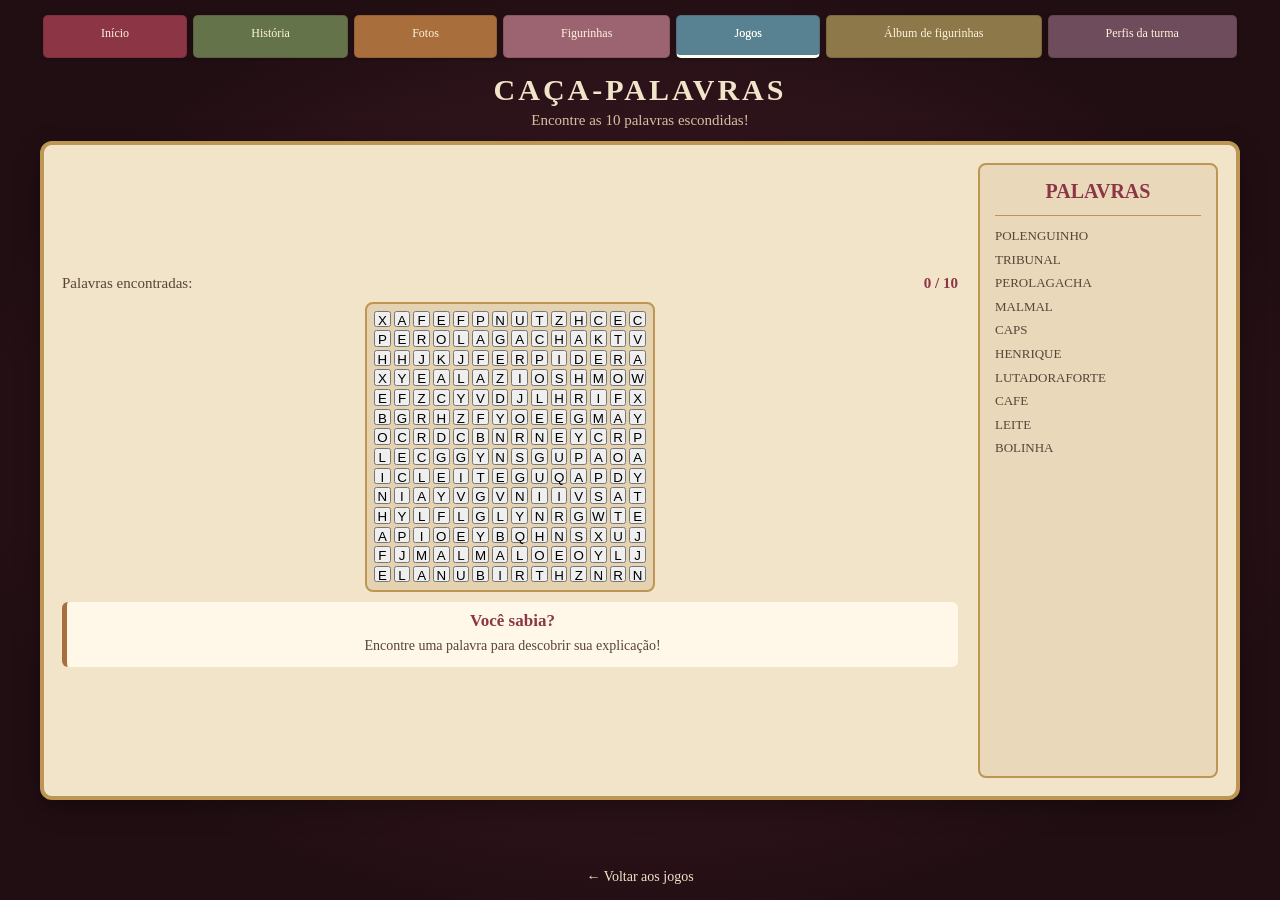
<file: CacaPalavras.html>
<!DOCTYPE html>
<html lang="pt-BR">

<head>
    <meta charset="UTF-8">
    <meta name="viewport" content="width=device-width, initial-scale=1.0">
    <title>Caça-palavras | Nosso Diário 3DS</title>
    <link rel="stylesheet" href="CacaPalavras.css">
    <script src="CacaPalavras.js" defer></script>
</head>

<body>

    <main class="pagina-caca-palavras">

        <nav class="postits">
            <a class="postit inicio" href="Diario.html">Início</a>
            <a class="postit historia" href="Historia.html">História</a>
            <a class="postit fotos" href="Fotos.html">Fotos</a>
            <a class="postit figurinhas" href="Figurinhas.html">Figurinhas</a>
            <a class="postit jogos ativo" href="jogo.html">Jogos</a>
            <a class="postit album" href="#">Álbum de figurinhas</a>
            <a class="postit perfis" href="#">Perfis da turma</a>
        </nav>

        <header class="cabecalho-caca">
            <h1>CAÇA-PALAVRAS</h1>
            <p>Encontre as 10 palavras escondidas!</p>
        </header>

        <section class="conteudo-caca">

            <div class="area-jogo">

                <div class="informacoes-jogo">
                    <span>Palavras encontradas:</span>
                    <strong id="contador">0 / 10</strong>
                </div>

                <div id="quadroLetras" class="quadro-letras">
                    <!-- As letras serão criadas pelo JavaScript -->
                </div>

                <div id="explicacao" class="explicacao">
                    <h2>Você sabia?</h2>
                    <p>Encontre uma palavra para descobrir sua explicação!</p>
                </div>

            </div>

            <aside class="lista-palavras">
                <h2>PALAVRAS</h2>
                <ul id="listaPalavras">
                    <!-- A lista será criada pelo JavaScript -->
                </ul>
            </aside>

        </section>

        <div class="final-jogo">
            <p id="mensagemFinal"></p>
            <button id="proximaRodada" hidden>
                PRÓXIMA RODADA
            </button>
        </div>

        <a href="jogo.html" class="botao-voltar">← Voltar aos jogos</a>

    </main>

</body>

</html>
</file>
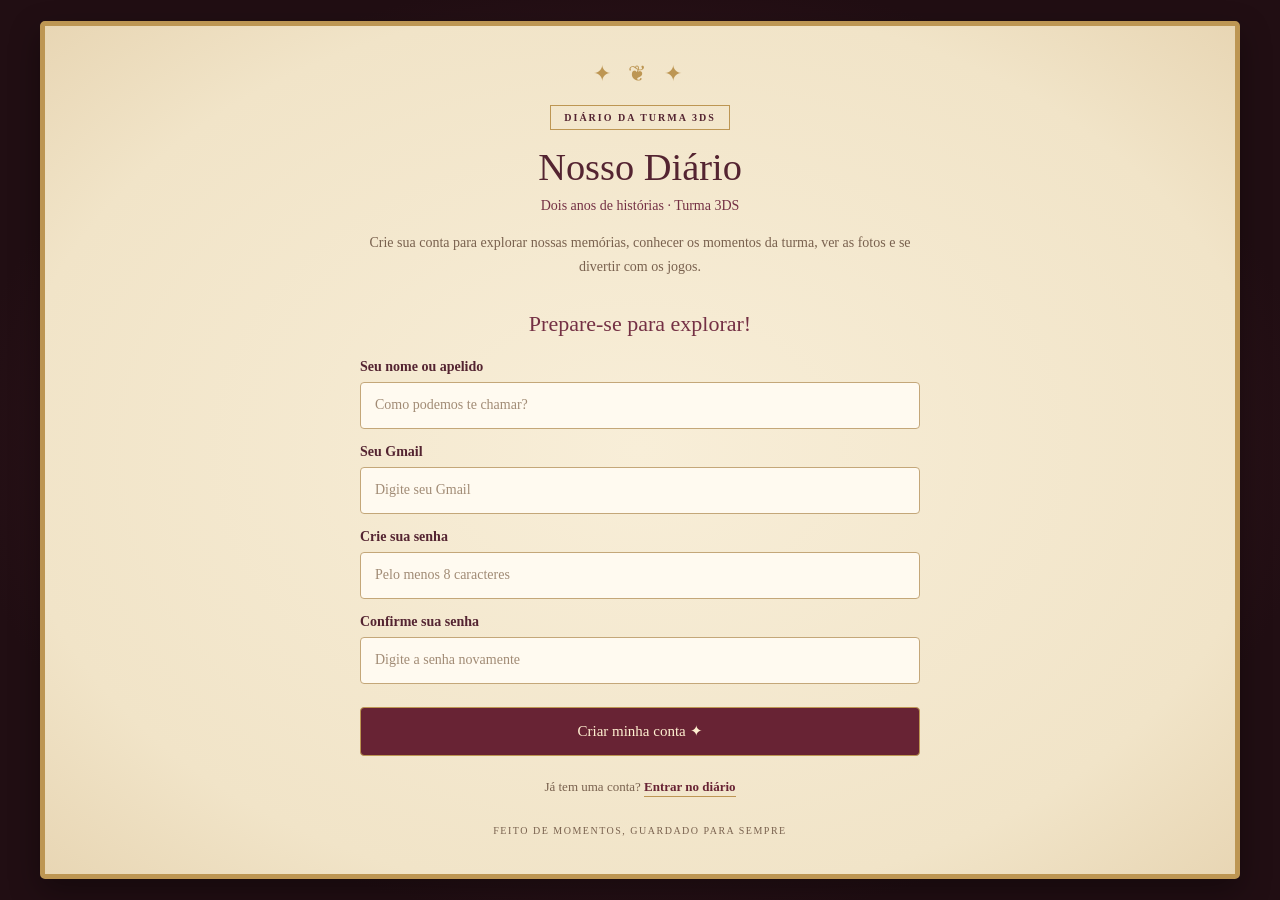
<file: Cadastro.html>
<!DOCTYPE html>
<html lang="pt-BR">

<head>
    <meta charset="UTF-8">
    <meta name="viewport" content="width=device-width, initial-scale=1.0">

    <title>Criar Conta | Nosso Diário 3DS</title>

    <link rel="stylesheet" href="Cadastro.css">
    <script src="Cadastro.js" defer></script>
</head>

<body>

    <main class="pagina-diario">

        <div class="ornamento">✦ ❦ ✦</div>

        <header class="cabecalho">

            <span class="etiqueta">DIÁRIO DA TURMA 3DS</span>

            <h1>Nosso Diário</h1>

            <p class="frase">
                Dois anos de histórias · Turma 3DS
            </p>

            <p class="introducao">
                Crie sua conta para explorar nossas memórias,
                conhecer os momentos da turma, ver as fotos
                e se divertir com os jogos.
            </p>

        </header>

        <section class="formulario-area">

            <h2>Prepare-se para explorar!</h2>

            <form id="formCadastro">

                <div class="campo">
                    <label for="nome">Seu nome ou apelido</label>

                    <input
                        type="text"
                        id="nome"
                        name="nome"
                        placeholder="Como podemos te chamar?"
                        maxlength="60"
                        autocomplete="name"
                        required
                    >
                </div>

                <div class="campo">
                    <label for="email">Seu Gmail</label>

                    <input
                        type="email"
                        id="email"
                        name="email"
                        placeholder="Digite seu Gmail"
                        autocomplete="email"
                        required
                    >
                </div>

                <div class="campo">
                    <label for="senha">Crie sua senha</label>

                    <input
                        type="password"
                        id="senha"
                        name="senha"
                        placeholder="Pelo menos 8 caracteres"
                        minlength="8"
                        autocomplete="new-password"
                        required
                    >
                </div>

                <div class="campo">
                    <label for="confirmarSenha">Confirme sua senha</label>

                    <input
                        type="password"
                        id="confirmarSenha"
                        name="confirmarSenha"
                        placeholder="Digite a senha novamente"
                        minlength="8"
                        autocomplete="new-password"
                        required
                    >
                </div>

                <button type="submit">
                    Criar minha conta ✦
                </button>

                <p
                    id="mensagemStatus"
                    role="status"
                    aria-live="polite"
                ></p>

            </form>

            <p class="voltar">
                Já tem uma conta?
                <a href="./Capa.html">Entrar no diário</a>
            </p>

        </section>

        <footer>
            FEITO DE MOMENTOS, GUARDADO PARA SEMPRE
        </footer>

    </main>

</body>
</html>
</file>
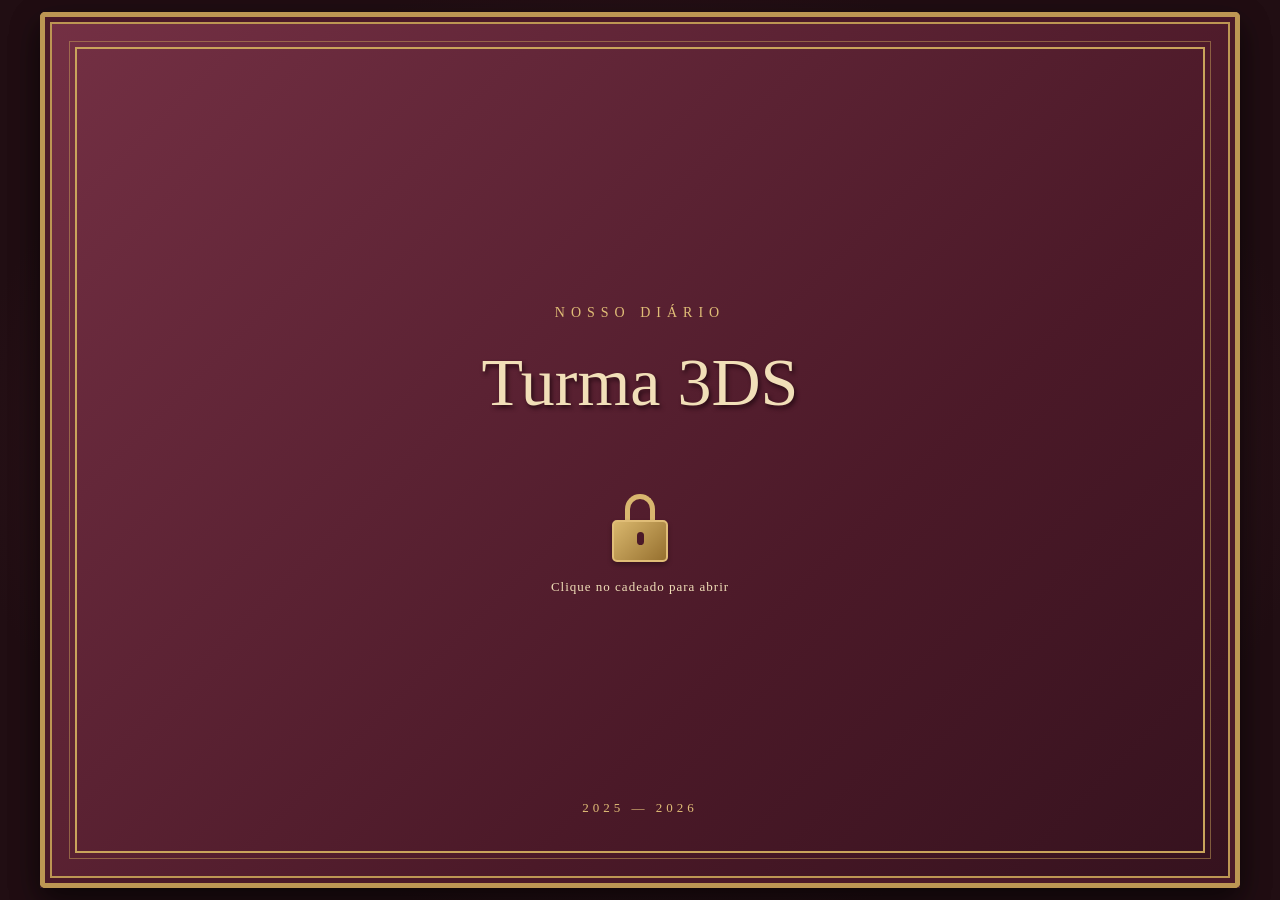
<file: Capa.html>
<!DOCTYPE html>
<html lang="pt-BR">

<head>
    <meta charset="UTF-8">
    <meta name="viewport" content="width=device-width, initial-scale=1.0">

    <title>Nosso Diário | Turma 3DS</title>

    <link rel="stylesheet" href="Capa.css">
    <script src="Capa.js" defer></script>
</head>

<body>

    <!-- PÁGINA INICIAL CARREGADA AO FUNDO -->
    <iframe
        id="paginaInicial"
        src="./Diario.html"
        title="Página inicial do Nosso Diário"
        aria-hidden="true"
        tabindex="-1">
    </iframe>

    <main class="livro">

        <!-- PÁGINA INTERNA -->
        <section class="pagina" id="paginaEntrada">

            <div class="conteudo-pagina">

                <h1>Bem-vindos ao nosso diário!</h1>

                <p class="descricao">
                    Dois anos de histórias, amizades,
                    desafios e lembranças especiais.
                </p>

                <!-- FORMULÁRIO -->
                <form id="formulario">

                    <div class="campo">
                        <label for="nome">Seu nome:</label>
                        <input
                            type="text"
                            id="nome"
                            name="nome"
                            placeholder="Digite seu nome"
                            autocomplete="name"
                            required
                        >
                    </div>

                    <div class="campo">
                        <label for="email">E-mail:</label>
                        <input
                            type="email"
                            id="email"
                            name="email"
                            placeholder="Digite seu e-mail"
                            autocomplete="email"
                            required
                        >
                    </div>

                    <div class="campo">
                        <label for="senha">Senha:</label>
                        <input
                            type="password"
                            id="senha"
                            name="senha"
                            placeholder="Digite sua senha"
                            autocomplete="current-password"
                            required
                        >
                    </div>

                    <button type="submit">
                        Entrar no diário
                    </button>

                    <p id="mensagem" role="status" aria-live="polite"></p>

                </form>

                <!-- CADASTRO -->
                <div class="opcao-cadastro">

                    <p>Ainda não tem uma conta?</p>

                    <a href="./Cadastro.html">
                        Criar minha conta ✦
                    </a>

                </div>

            </div>

        </section>

        <!-- CAPA DO DIÁRIO -->
        <section class="capa" id="capa">

            <div class="frente">

                <div class="moldura">

                    <p class="subtitulo">NOSSO DIÁRIO</p>

                    <h1>Turma 3DS</h1>

                    <p class="ano">2025 — 2026</p>

                    <!-- CADEADO -->
                    <div
                        class="cadeado"
                        id="cadeado"
                        role="button"
                        tabindex="0"
                        aria-label="Abrir diário"
                    >

                        <div class="arco"></div>

                        <div class="corpo">
                            <div class="fechadura"></div>
                        </div>

                    </div>

                    <p class="instrucao">
                        Clique no cadeado para abrir
                    </p>

                </div>

            </div>

        </section>

    </main>

</body>
</html>
</file>
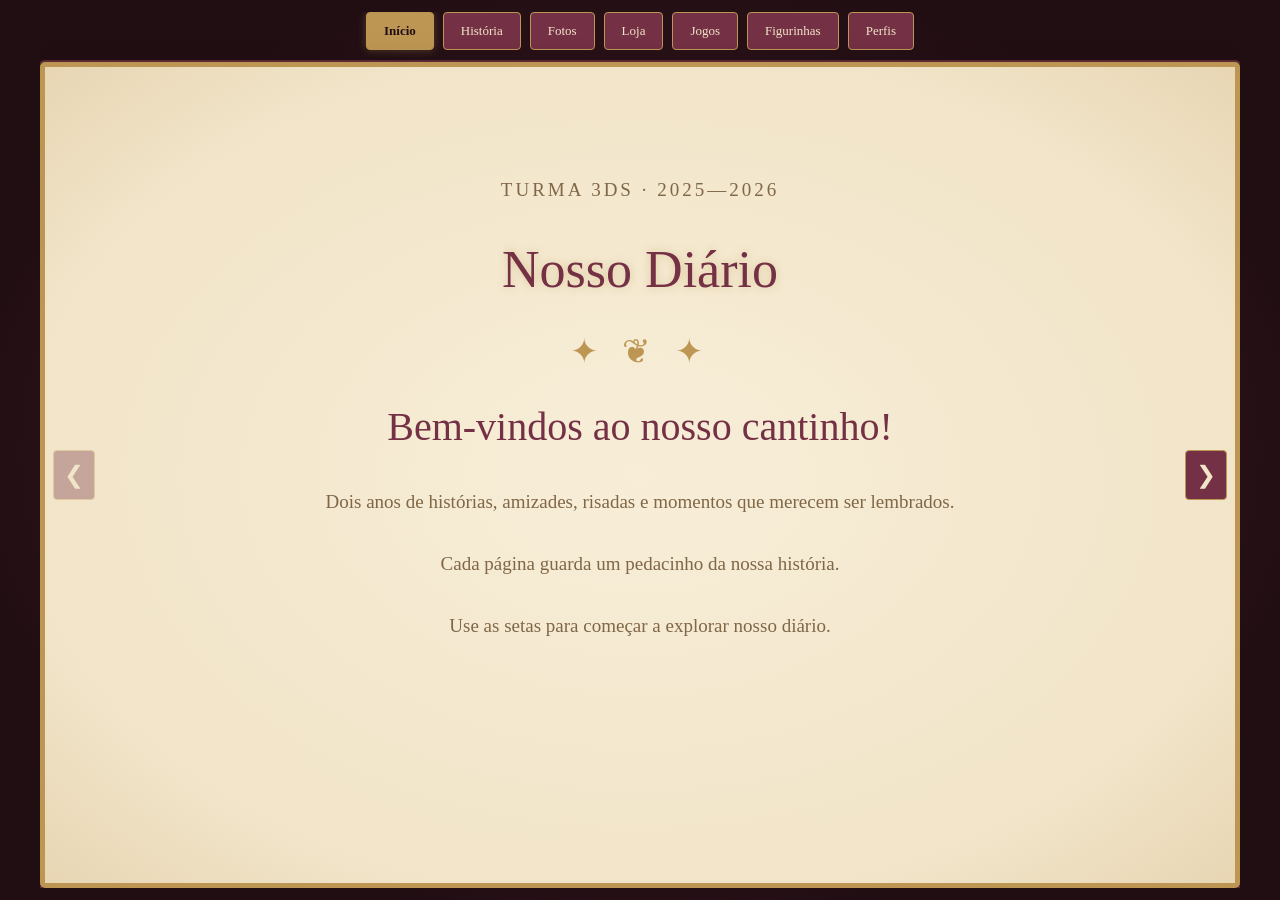
<file: Diario.html>
<!DOCTYPE html>
<html lang="pt-BR">

<head>
    <meta charset="UTF-8">
    <meta name="viewport" content="width=device-width, initial-scale=1.0">

    <title>Nosso Diário 3DS</title>

    <link rel="stylesheet" href="Diario.css">
    <script src="Diario.js" defer></script>
</head>

<body>

    <main class="diario">

        <!-- MENU SUPERIOR -->
        <nav class="postits" aria-label="Navegação principal">

            <a href="Diario.html" class="postit inicio ativo">
                Início
            </a>

            <a href="Historia.html" class="postit historia">
                História
            </a>

            <a href="Fotos.html" class="postit fotos">
                Fotos
            </a>

            <a href="Loja.html" class="postit figurinhas">
                Loja
            </a>

            <a href="jogo.html" class="postit jogos">
                Jogos
            </a>

            <a href="Album.html" class="postit album">
                Figurinhas
            </a>

            <a href="Perfis.html" class="postit perfis">
                Perfis
            </a>

        </nav>

        <!-- LIVRO -->
        <div class="livro">

            <!-- SETA ESQUERDA -->
            <button class="seta seta-esquerda" id="voltarPagina" type="button" aria-label="Página anterior" disabled>
                &#10094;
            </button>

            <!-- PÁGINA INICIAL -->
            <section class="folha ativa" data-indice="0">


                <div class="conteudo">

                    <p class="etiqueta">
                        TURMA 3DS · 2025—2026
                    </p>

                    <h1 class="titulo-brilhante">Nosso Diário</h1>

                    <div class="enfeite">
                        ✦ ❦ ✦
                    </div>

                    <h2>Bem-vindos ao nosso cantinho!</h2>

                    <p>
                        Dois anos de histórias, amizades, risadas
                        e momentos que merecem ser lembrados.
                    </p>

                    <p>
                        Cada página guarda um pedacinho da nossa história.
                    </p>

                    <p class="instrucao">
                        Use as setas para começar a explorar nosso diário.
                    </p>

                </div>


            </section>

            <!-- SETA DIREITA -->
            <button class="seta seta-direita" id="avancarPagina" type="button" aria-label="Próxima página">
                &#10095;
            </button>

        </div>

        <footer>
            FEITO DE MOMENTOS, GUARDADO PARA SEMPRE ✦
        </footer>

    </main>

</body>

</html>
</file>
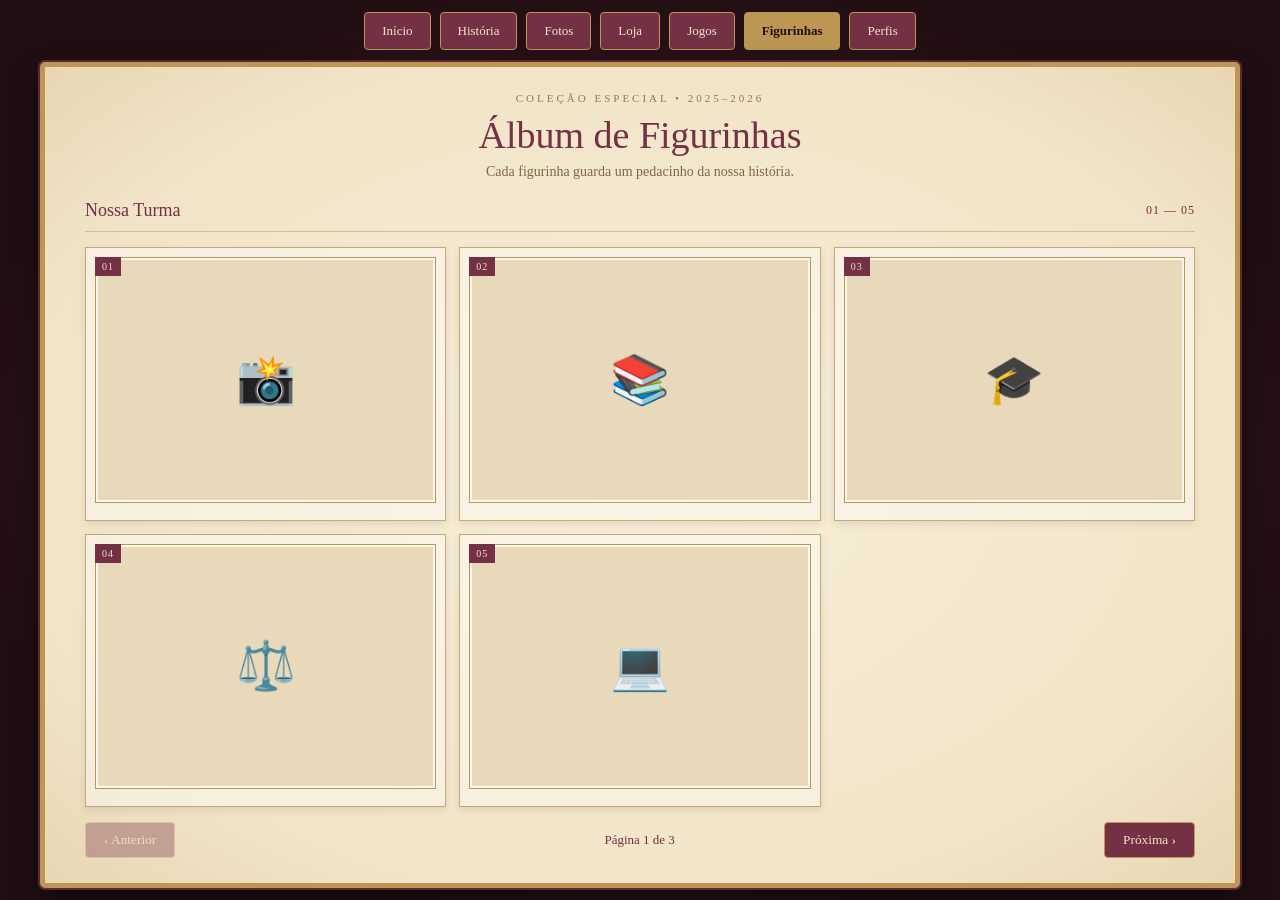
<file: Figurinhas.html>
<!DOCTYPE html>
<html lang="pt-BR">

<head>
    <meta charset="UTF-8">
    <meta name="viewport" content="width=device-width, initial-scale=1.0">

    <title>Figurinhas | Nosso Diário 3DS</title>

    <link rel="stylesheet" href="Figurinhas.css">
</head>

<body>

    <main class="livro-figurinhas">

        <!-- MENU SUPERIOR -->
        <nav class="menu-postits">
            <a href="Diario.html">Início</a>
            <a href="Historia.html">História</a>
            <a href="Fotos.html">Fotos</a>
            <a href="Loja.html">Loja</a>
            <a href="jogo.html">Jogos</a>
            <a href="Figurinhas.html" class="ativo">Figurinhas</a>
            <a href="Perfis.html">Perfis</a>
        </nav>

        <!-- ÁLBUM -->
        <section class="livro">

            <header class="cabecalho">
                <span class="etiqueta">COLEÇÃO ESPECIAL • 2025–2026</span>

                <h1>Álbum de Figurinhas</h1>

                <p>
                    Cada figurinha guarda um pedacinho da nossa história.
                </p>
            </header>

            <!-- PÁGINA 1 -->
            <section class="pagina-figurinhas ativa" data-pagina="0">

                <div class="identificacao-pagina">
                    <h2>Nossa Turma</h2>
                    <span>01 — 05</span>
                </div>

                <div class="grade-figurinhas">

                    <article class="figurinha">
                        <div class="arte-figurinha">📸</div>
                        <span class="numero">01</span>

                    </article>

                    <article class="figurinha">
                        <div class="arte-figurinha">📚</div>
                        <span class="numero">02</span>

                    </article>

                    <article class="figurinha">
                        <div class="arte-figurinha">🎓</div>
                        <span class="numero">03</span>

                    </article>

                    <article class="figurinha">
                        <div class="arte-figurinha">⚖️</div>
                        <span class="numero">04</span>

                    </article>

                    <article class="figurinha">
                        <div class="arte-figurinha">💻</div>
                        <span class="numero">05</span>

                    </article>

                </div>
            </section>

            <!-- PÁGINA 2 -->
            <section class="pagina-figurinhas" data-pagina="1">

                <div class="identificacao-pagina">
                    <h2>Pessoas e Memórias</h2>
                    <span>06 — 10</span>
                </div>

                <div class="grade-figurinhas">

                    <article class="figurinha">
                        <div class="arte-figurinha">🌷</div>
                        <span class="numero">06</span>

                    </article>

                    <article class="figurinha">
                        <div class="arte-figurinha">👨‍🏫</div>
                        <span class="numero">07</span>

                    </article>

                    <article class="figurinha">
                        <div class="arte-figurinha">🏓</div>
                        <span class="numero">08</span>

                    </article>

                    <article class="figurinha">
                        <div class="arte-figurinha">☕</div>
                        <span class="numero">09</span>

                    </article>

                    <article class="figurinha">
                        <div class="arte-figurinha">⌨️</div>
                        <span class="numero">10</span>

                    </article>

                </div>
            </section>

            <!-- PÁGINA 3 -->
            <section class="pagina-figurinhas" data-pagina="2">

                <div class="identificacao-pagina">
                    <h2>Uma História para Guardar</h2>
                    <span>11 — 15</span>
                </div>

                <div class="grade-figurinhas">

                    <article class="figurinha">
                        <div class="arte-figurinha">🌟</div>
                        <span class="numero">11</span>

                    </article>

                    <article class="figurinha">
                        <div class="arte-figurinha">📷</div>
                        <span class="numero">12</span>

                    </article>

                    <article class="figurinha">
                        <div class="arte-figurinha">🤝</div>
                        <span class="numero">13</span>

                    </article>

                    <article class="figurinha">
                        <div class="arte-figurinha">🏆</div>

                    </article>

                    <article class="figurinha">
                        <div class="arte-figurinha">📖</div>

                    </article>

                </div>
            </section>

            <!-- NAVEGAÇÃO DO ÁLBUM -->
            <footer class="controles">
                <button id="paginaAnterior" disabled>
                    ‹ Anterior
                </button>

                <span id="indicadorPagina">Página 1 de 3</span>

                <button id="proximaPagina">
                    Próxima ›
                </button>
            </footer>

        </section>
    </main>

    <script src="Figurinhas.js"></script>

</body>

</html>
</file>
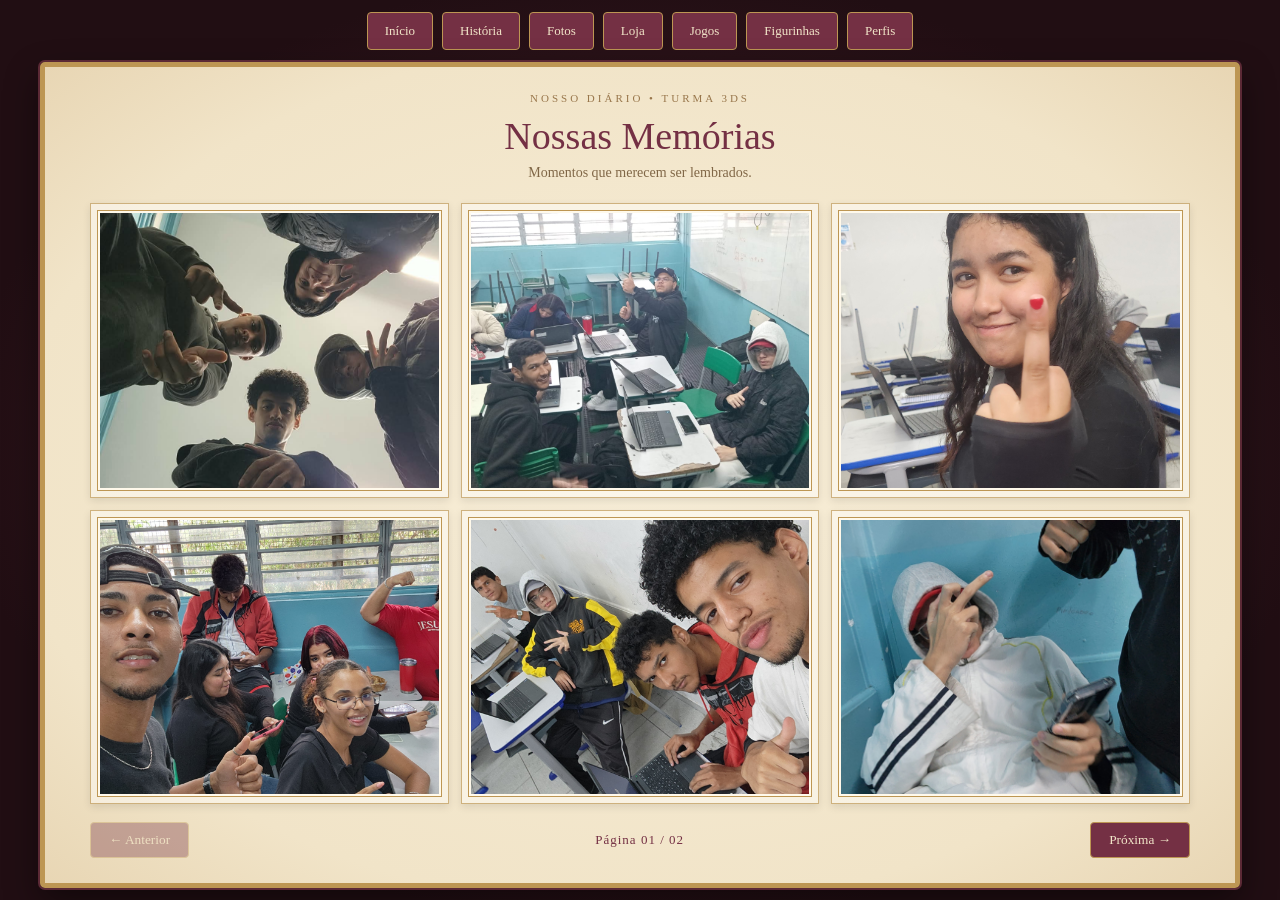
<file: Fotos.html>
<!DOCTYPE html>
<html lang="pt-BR">

<head>
    <meta charset="UTF-8">
    <meta name="viewport" content="width=device-width, initial-scale=1.0">

    <title>Fotos | Nosso Diário 3DS</title>

    <link rel="stylesheet" href="Fotos.css">
    <script src="Fotos.js" defer></script>
</head>

<body>

    <main class="livro-fotos">

        <nav class="menu-postits">
            <a href="Diario.html">Início</a>
            <a href="Historia.html">História</a>
            <a href="Fotos.html"   >Fotos</a>
            <a href="loja.html">Loja</a>
            <a href="jogo.html">Jogos</a>
            <a href="Figurinhas.html">Figurinhas</a>
            <a href="Perfis.html">Perfis</a>
        </nav>

        <section class="livro">

            <header class="cabecalho">

                <span class="etiqueta">
                    NOSSO DIÁRIO • TURMA 3DS
                </span>

                <h1>Nossas Memórias</h1>

                <p>Momentos que merecem ser lembrados.</p>

            </header>

            <section
                id="gradeFotos"
                class="grade-fotos">
            </section>

            <footer class="controles">

                <button id="paginaAnterior" disabled>
                    ← Anterior
                </button>

                <span id="indicadorPagina">
                    Página 01
                </span>

                <button id="proximaPagina">
                    Próxima →
                </button>

            </footer>

        </section>

    </main>

    <div id="visualizador" class="visualizador">

        <button id="fecharFoto" class="fechar">×</button>

        <button id="fotoAnterior" class="seta seta-anterior">
            ‹
        </button>
          
        <button id="fotoProxima" class="seta seta-proxima">
            ›
        </button>

    </div>

</body>
</html>
</file>
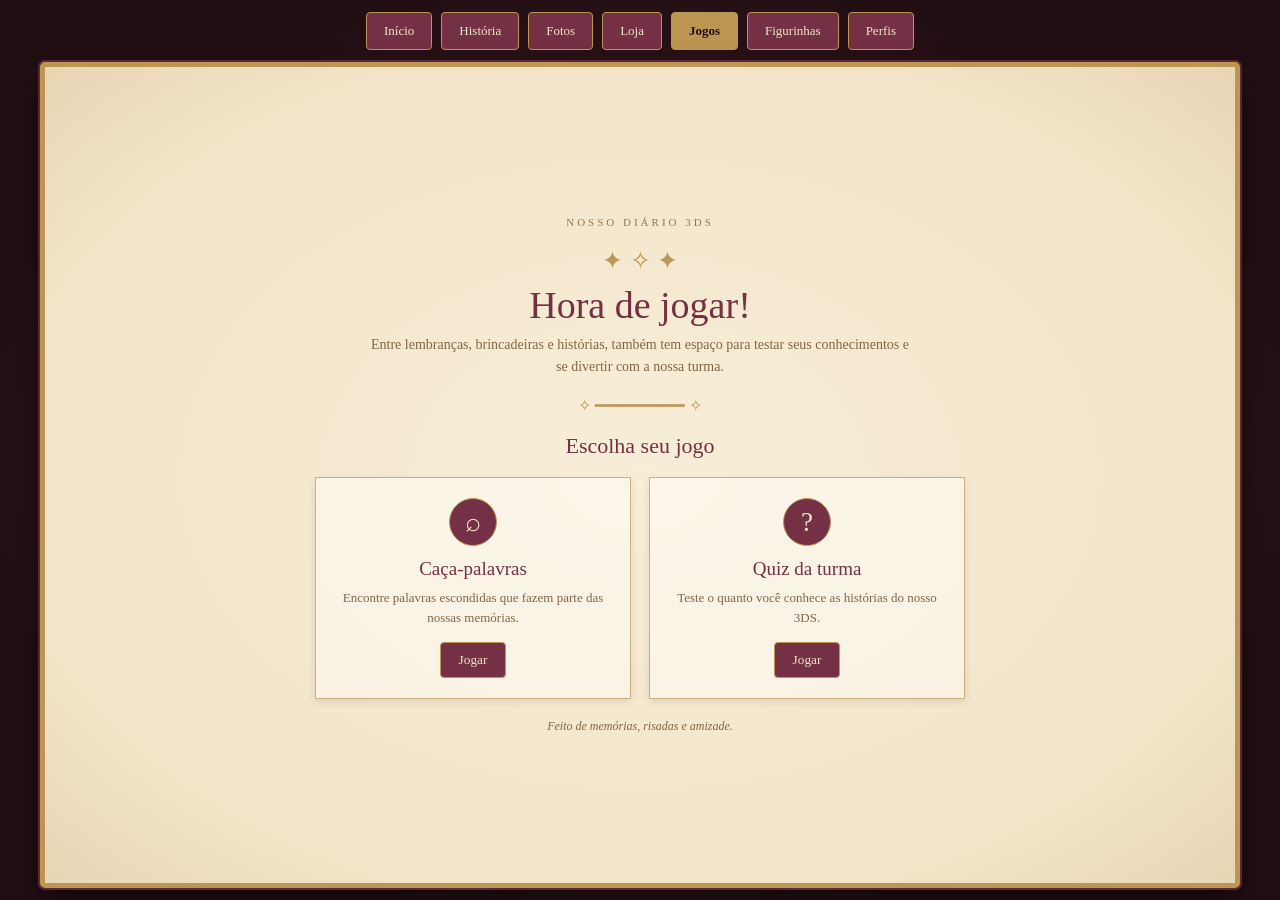
<file: jogo.html>
<!DOCTYPE html>
<html lang="pt-BR">

<head>
    <meta charset="UTF-8">
    <meta name="viewport" content="width=device-width, initial-scale=1.0">

    <title>Jogos | Nosso Diário 3DS</title>

    <link rel="stylesheet" href="jogo.css">
    <script src="jogo.js" defer></script>
</head>

<body>

    <main class="livro-jogos">

        <!-- MENU SUPERIOR -->
        <nav class="postits">

            <a href="Diario.html" class="postit">Início</a>
            <a href="Historia.html" class="postit">História</a>
            <a href="Fotos.html" class="postit">Fotos</a>
            <a href="Loja.html" class="postit">Loja</a>
            <a href="jogo.html" class="postit ativo">Jogos</a>
            <a href="Figurinhas.html" class="postit">Figurinhas</a>
            <a href="Perfis.html" class="postit">Perfis</a>

        </nav>

        <!-- LIVRO -->
        <section class="livro">

            <!-- CAPA DOS JOGOS -->
            <section class="pagina capa-jogos">

                <span class="etiqueta">NOSSO DIÁRIO 3DS</span>

                <div class="ornamento">✦ ✧ ✦</div>

                <h1>Hora de jogar!</h1>

                <p class="descricao">
                    Entre lembranças, brincadeiras e histórias,
                    também tem espaço para testar seus conhecimentos
                    e se divertir com a nossa turma.
                </p>

                <div class="divisor">✧ ━━━━━━━━━ ✧</div>

                <h2>Escolha seu jogo</h2>

                <!-- CARDS -->
                <div class="lista-jogos">

                    <article class="card-jogo">

                        <div class="icone-jogo">⌕</div>

                        <h3>Caça-palavras</h3>

                        <p>
                            Encontre palavras escondidas
                            que fazem parte das nossas memórias.
                        </p>

                        <button id="abrirCacaPalavras">
                            Jogar
                        </button>

                    </article>

                    <article class="card-jogo">

                        <div class="icone-jogo">?</div>

                        <h3>Quiz da turma</h3>

                        <p>
                            Teste o quanto você conhece
                            as histórias do nosso 3DS.
                        </p>

                        <button id="abrirQuiz">
                            Jogar
                        </button>

                    </article>

                </div>

                <div class="assinatura">
                    Feito de memórias, risadas e amizade.
                </div>

            </section>

            <!-- ÁREA DOS JOGOS -->
            <section id="areaJogo" class="area-jogo">

                <button id="voltarJogos" class="botao-voltar">
                    ← Voltar aos jogos
                </button>

                <div id="conteudoJogo"></div>

            </section>

        </section>

    </main>

</body>

</html>
</file>
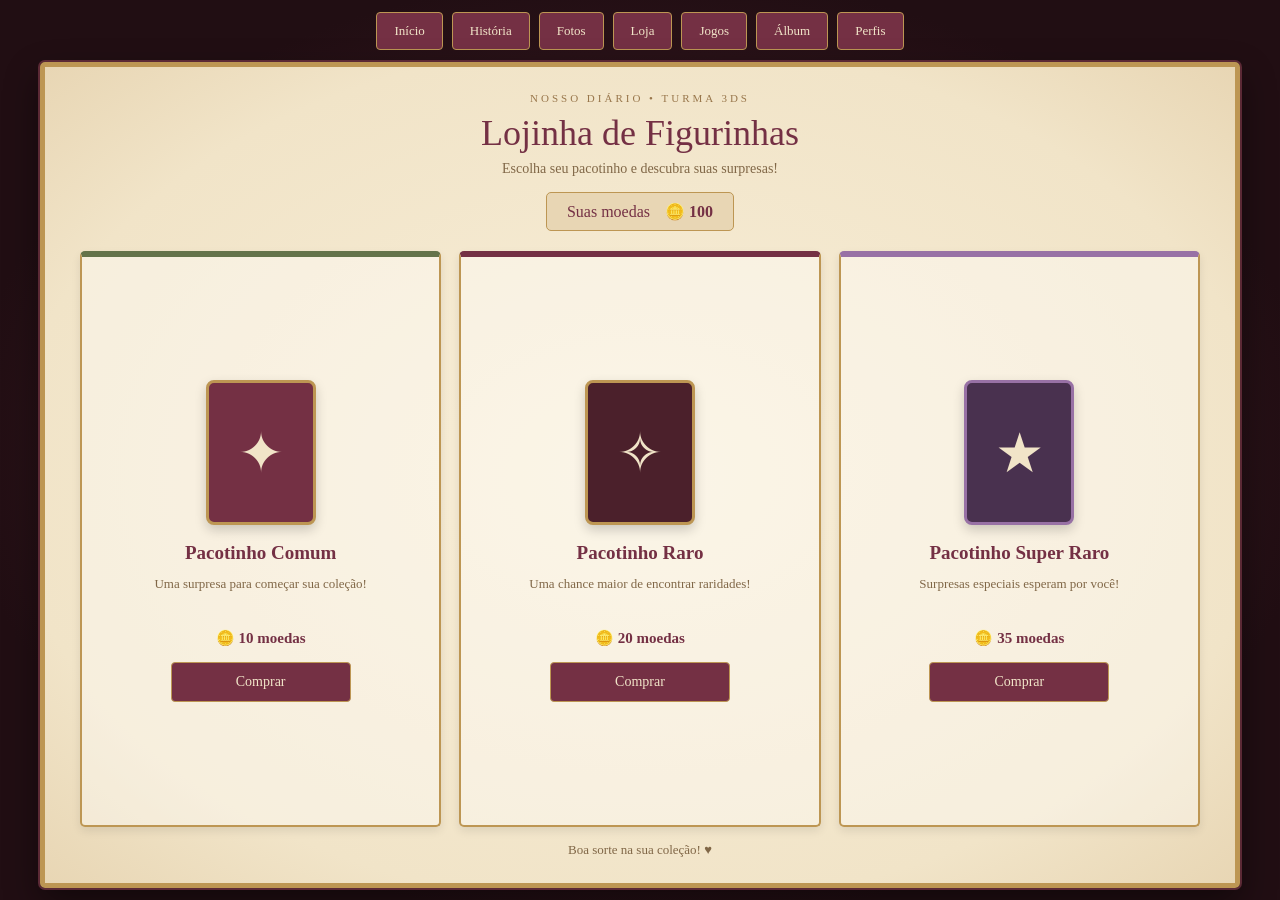
<file: loja.html>
<!DOCTYPE html>
<html lang="pt-BR">

<head>
    <meta charset="UTF-8">
    <meta name="viewport" content="width=device-width, initial-scale=1.0">

    <title>Lojinha de Figurinhas | Nosso Diário 3DS</title>

    <link rel="stylesheet" href="loja.css">
    <script src="loja.js" defer></script>
</head>

<body>

    <main class="livro-figurinhas">

        <nav class="menu-postits">
            <a href="Diario.html">Início</a>
            <a href="Historia.html">História</a>
            <a href="Fotos.html">Fotos</a>
            <a href="loja.html" >Loja</a>
            <a href="jogo.html">Jogos</a>
            <a href="Figurinhas.html">Álbum</a>
            <a href="Perfis.html">Perfis</a>
        </nav>

        <section class="livro">

            <header class="cabecalho">
                <span class="etiqueta">
                    NOSSO DIÁRIO • TURMA 3DS
                </span>

                <h1>Lojinha de Figurinhas</h1>

                <p>
                    Escolha seu pacotinho e descubra suas surpresas!
                </p>
            </header>

            <section class="saldo-moedas">
                <span>Suas moedas</span>
                <strong>🪙 100</strong>
            </section>

            <section class="grade-pacotes">

                <article class="pacote pacote-comum">
                    <div class="imagem-pacote">✦</div>

                    <h2>Pacotinho Comum</h2>

                    <p>Uma surpresa para começar sua coleção!</p>

                    <strong class="preco">🪙 10 moedas</strong>

                    <button class="botao-comprar">
                        Comprar
                    </button>
                </article>

                <article class="pacote pacote-raro">
                    <div class="imagem-pacote">✧</div>

                    <h2>Pacotinho Raro</h2>

                    <p>Uma chance maior de encontrar raridades!</p>

                    <strong class="preco">🪙 20 moedas</strong>

                    <button class="botao-comprar">
                        Comprar
                    </button>
                </article>

                <article class="pacote pacote-super">
                    <div class="imagem-pacote">★</div>

                    <h2>Pacotinho Super Raro</h2>

                    <p>Surpresas especiais esperam por você!</p>

                    <strong class="preco">🪙 35 moedas</strong>

                    <button class="botao-comprar">
                        Comprar
                    </button>
                </article>

            </section>

            <footer class="rodape">
                <p>Boa sorte na sua coleção! ♥</p>
            </footer>

        </section>

    </main>

</body>
</html>
</file>
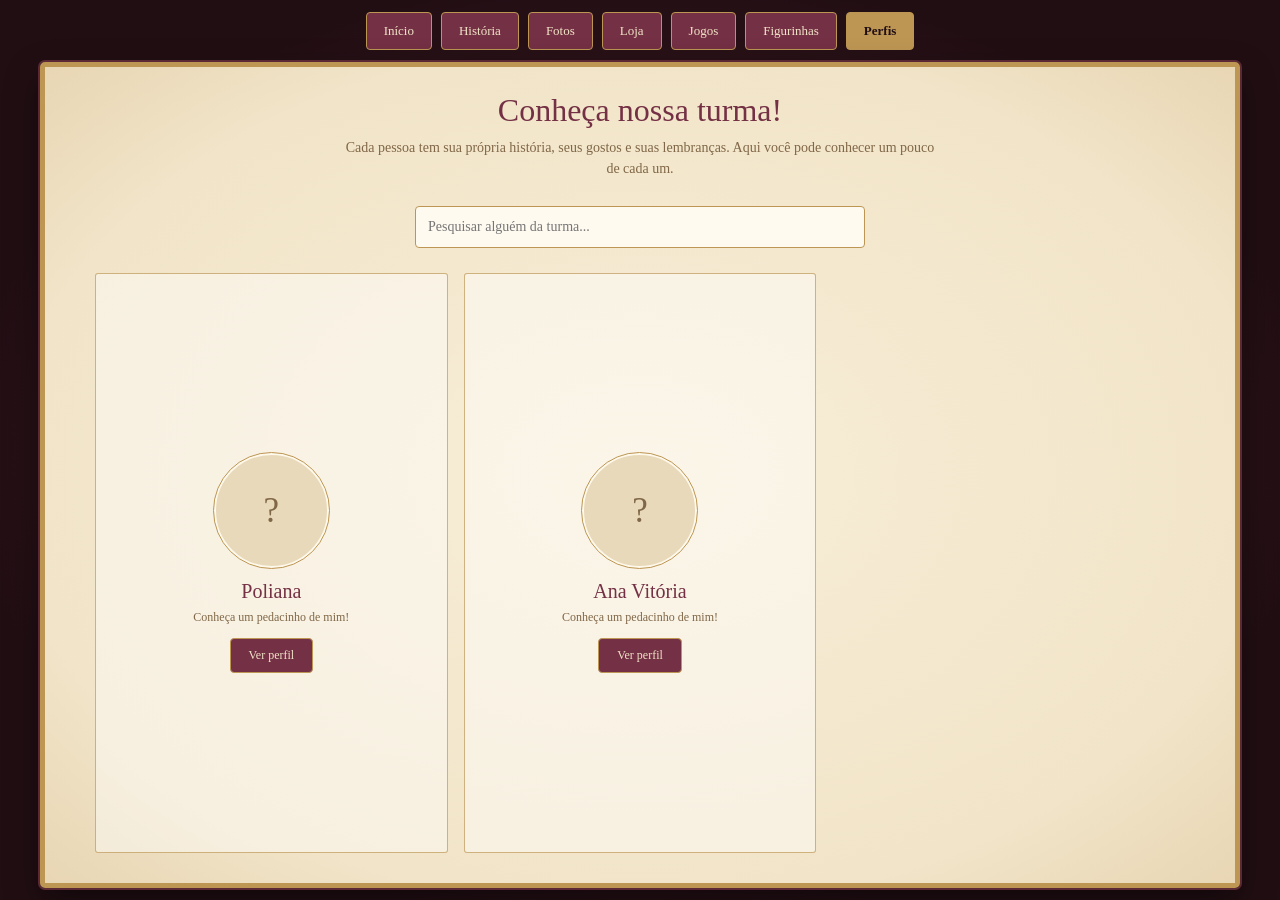
<file: perfis.html>
<!DOCTYPE html>
<html lang="pt-BR">
<head>
    <meta charset="UTF-8">
    <meta name="viewport" content="width=device-width, initial-scale=1.0">
    <title>Perfis da Turma 3DS</title>
    <link rel="stylesheet" href="perfis.css">
</head>
<body>

    <main class="livro-perfis">

        <header class="cabecalho">
            <h1>Perfis da Turma</h1>
            <p>Um pouquinho de cada pessoa que faz parte da nossa história.</p>
        </header>

    <nav class="navegacao">
    <a href="Diario.html">Início</a>
    <a href="Historia.html">História</a>
    <a href="Fotos.html">Fotos</a>
    <a href="loja.html">Loja</a>
    <a href="jogo.html">Jogos</a>
    <a href="Figurinhas.html">Figurinhas</a>
    <a href="perfis.html" class="ativo">Perfis</a>
</nav>

        <section class="conteudo">

            <div class="introducao">
                <h2>Conheça nossa turma!</h2>
                <p>
                    Cada pessoa tem sua própria história,
                    seus gostos e suas lembranças.
                    Aqui você pode conhecer um pouco de cada um.
                </p>
            </div>

            <div class="pesquisa">
                <input
                    type="text"
                    id="pesquisarPerfil"
                    placeholder="Pesquisar alguém da turma..."
                >
            </div>

            <div class="lista-perfis" id="listaPerfis">

              <!-- PERFIL DA POLIANA -->
<a href="perfis/poliana/Album.html" class="card-perfil" data-nome="Poliana">

    <div class="foto-perfil">
        <span>?</span>
    </div>

    <h3>Poliana</h3>
    <p>Conheça um pedacinho de mim!</p>
    <span class="botao-perfil">Ver perfil</span>

</a>
             <!-- PERFIL DA ANA -->
<a href="perfis/poliana/Album Ana/Album Ana/index.html" class="card-perfil" data-nome="Ana Vitória">

    <div class="foto-perfil">
        <span>?</span>
    </div>

    <h3>Ana Vitória</h3>
    <p>Conheça um pedacinho de mim!</p>
    <span class="botao-perfil">Ver perfil</span>

</a>
            </div>

            <p id="nenhumPerfil" class="mensagem-vazia">
                Nenhum perfil encontrado.
            </p>

        </section>

        <footer>
            <p>Turma 3DS • Nossa história, nossas pessoas.</p>
        </footer>

    </main>

    <script src="perfis.js"></script>
</body>
</html>
</file>
<file: CacaPalavras.css>
/* ========================================
   CAÇA-PALAVRAS — NOSSO DIÁRIO 3DS
======================================== */

* {
    margin: 0;
    padding: 0;
    box-sizing: border-box;
}

body {
    width: 100%;
    height: 100vh;
    padding: 12px 15px;

    display: flex;
    justify-content: center;
    align-items: center;

    background: radial-gradient(ellipse at center,
            #4b202b 0%,
            #210e13 75%);

    font-family: Georgia, "Times New Roman", serif;
    color: #594338;
    overflow: hidden;
}

/* ========================================
   ESTRUTURA PRINCIPAL
======================================== */

.pagina-caca-palavras {
    position: relative;

    width: min(100%, 1200px);
    height: 100%;

    display: flex;
    flex-direction: column;
    align-items: center;
    gap: 12px;
}

/* ========================================
   NAVEGAÇÃO — POST-ITS
======================================== */

.postits {
    width: 100%;

    display: flex;
    justify-content: center;
    align-items: stretch;

    gap: 6px;
    padding: 3px;
    overflow-x: auto;
}

.postit {
    flex: 1 1 auto;
    min-width: 0;
    min-height: 43px;

    padding: 10px 8px;

    border: 1px solid rgba(65, 35, 30, 0.2);
    border-radius: 5px;

    color: #fff3dc;
    font-family: Georgia, "Times New Roman", serif;
    font-size: 12px;
    text-align: center;
    text-decoration: none;
    white-space: nowrap;

    cursor: pointer;

    box-shadow: 0 3px 7px rgba(0, 0, 0, 0.18);

    transition: transform 0.2s ease, filter 0.2s ease;
}

.postit:hover,
.postit:focus-visible {
    transform: translateY(-3px);
    filter: brightness(1.12);
}

.postit.ativo {
    filter: brightness(1.2);
    border-bottom: 3px solid #f1e4c8;
}

.postit.inicio {
    background: #8b3545;
}

.postit.historia {
    background: #64734a;
}

.postit.fotos {
    background: #a86f3d;
}

.postit.figurinhas {
    background: #9b6470;
}

.postit.jogos {
    background: #496c7a;
}

.postit.album {
    background: #8c7848;
}

.postit.perfis {
    background: #6f4c5b;
}

/* ========================================
   CABEÇALHO
======================================== */

.cabecalho-caca {
    text-align: center;
    color: #f1e4c8;
}

.cabecalho-caca h1 {
    font-size: 30px;
    letter-spacing: 3px;
    margin-bottom: 5px;
}

.cabecalho-caca p {
    font-size: 15px;
    color: #d8bfa3;
}

/* ========================================
   CONTEÚDO DO JOGO
======================================== */

.conteudo-caca {
    width: 100%;
    flex: 1;
    min-height: 0;

    display: grid;
    grid-template-columns: minmax(0, 1fr) 240px;
    gap: 20px;

    padding: 18px;

    background: #f1e4c8;
    border: 4px solid #bd9653;
    border-radius: 12px;

    box-shadow: 0 8px 25px rgba(0, 0, 0, 0.35);
}

/* ========================================
   ÁREA DO QUADRO
======================================== */

.area-jogo {
    display: flex;
    flex-direction: column;
    align-items: center;
    gap: 12px;

    min-width: 0;
    min-height: 0;
}

.informacoes-jogo {
    width: 100%;

    display: flex;
    justify-content: space-between;

    color: #594338;
    font-size: 15px;
}

.informacoes-jogo strong {
    color: #8b3545;
}

/* ========================================
   QUADRO DE LETRAS
======================================== */

.quadro-letras {
    width: min(100%, 490px);
    aspect-ratio: 1 / 1;

    display: grid;
    grid-template-columns: repeat(12, 1fr);
    gap: 4px;

    padding: 10px;

    background: #e4d2b0;
    border: 2px solid #bd9653;
    border-radius: 8px;
}

/* ========================================
   EXPLICAÇÃO DA PALAVRA
======================================== */

.explicacao {
    width: min(100%, 490px);
    min-height: 85px;

    padding: 12px;

    background: #fff8e9;
    border-left: 5px solid #a86f3d;
    border-radius: 6px;

    text-align: center;
}

.explicacao h2 {
    color: #8b3545;
    font-size: 17px;
    margin-bottom: 5px;
}

.explicacao p {
    font-size: 14px;
    line-height: 1.4;
}

/* ========================================
   LISTA DE PALAVRAS
======================================== */

.lista-palavras {
    padding: 15px;

    background: #e9d9ba;
    border: 2px solid #bd9653;
    border-radius: 8px;
}

.lista-palavras h2 {
    text-align: center;
    color: #8b3545;
    font-size: 20px;

    padding-bottom: 12px;
    border-bottom: 1px solid #bd9653;
}

.lista-palavras ul {
    list-style: none;

    display: flex;
    flex-direction: column;
    gap: 12px;

    padding-top: 15px;
}

.lista-palavras li {
    color: #594338;
    font-size: 13px;
}

/* ========================================
   FINAL DO JOGO
======================================== */

.final-jogo {
    min-height: 45px;
    text-align: center;
    color: #f1e4c8;
}

.final-jogo button {
    padding: 10px 20px;

    background: #8b3545;
    color: #fff3dc;

    border: 1px solid #bd9653;
    border-radius: 6px;

    font-family: Georgia, "Times New Roman", serif;
    cursor: pointer;
}

/* ========================================
   BOTÃO VOLTAR
======================================== */

.botao-voltar {
    color: #f1e4c8;
    text-decoration: none;
    font-size: 14px;
    margin-bottom: 3px;
}

/* ========================================
   RESPONSIVIDADE
======================================== */

@media (max-width: 700px) {

    body {
        height: 100vh;
        padding: 8px;
    }

    .postits {
        justify-content: flex-start;
        gap: 5px;
    }

    .postit {
        flex: 0 0 auto;
        width: auto;
        min-height: 40px;
        padding: 10px 12px;
        font-size: 12px;
    }

    .conteudo-caca {
        grid-template-columns: minmax(0, 1fr);
        overflow-y: auto;
    }

    .lista-palavras ul {
        display: grid;
        grid-template-columns: repeat(2, 1fr);
    }

    .cabecalho-caca h1 {
        font-size: 23px;
    }
}

/* ========================================
   AJUSTE DO TAMANHO DO CAÇA-PALAVRAS
======================================== */

.conteudo-caca {
    min-height: 0;
    grid-template-rows: minmax(0, 1fr);
}

.area-jogo {
    display: grid;
    grid-template-rows: auto minmax(0, 1fr) auto;
    justify-items: center;
    min-height: 0;
}

.quadro-letras {
    width: auto;
    height: 100%;
    max-width: 100%;
    aspect-ratio: 1 / 1;
    justify-self: center;
    gap: 3px;
    padding: 7px;
}

.explicacao {
    width: 100%;
    min-height: 65px;
}

/* ========================================
   CORREÇÃO DO ESPAÇAMENTO DO JOGO
======================================== */

.conteudo-caca {
    min-height: 0;
    overflow: hidden;
    grid-template-columns: minmax(0, 1fr) 240px;
}

.area-jogo {
    display: grid;
    grid-template-rows: auto 290px auto;
    justify-items: center;
    align-content: center;
    gap: 10px;
    min-width: 0;
    min-height: 0;
}

.quadro-letras {
    width: 290px;
    height: 290px;
    max-width: 100%;
    aspect-ratio: auto;

    grid-template-columns: repeat(14, minmax(0, 1fr));
    grid-template-rows: repeat(14, minmax(0, 1fr));

    gap: 3px;
    padding: 7px;
    overflow: hidden;
}

.lista-palavras {
    height: 100%;
    min-height: 0;
    overflow: hidden;
}

.lista-palavras ul {
    gap: 8px;
    padding-top: 12px;
}

.lista-palavras li {
    line-height: 1.2;
}

.explicacao {
    width: 100%;
    min-height: 65px;
    padding: 9px;
}
</file>
<file: Cadastro.css>
/* ========================================
   CONFIGURAÇÕES GERAIS
======================================== */

* {
    margin: 0;
    padding: 0;
    box-sizing: border-box;
}

html,
body {
    width: 100%;
    min-height: 100%;
}

body {
    min-height: 100vh;
    min-height: 100dvh;

    padding: 20px;

    display: flex;
    justify-content: center;
    align-items: center;

    background: radial-gradient(
        ellipse at center,
        #4b202b 0%,
        #210e13 75%
    );

    font-family: Georgia, "Times New Roman", serif;
    color: #542431;
}

/* ========================================
   PÁGINA DO DIÁRIO
======================================== */

.pagina-diario {
    position: relative;

    width: min(100%, 1200px);
    min-height: min(760px, calc(100vh - 40px));

    padding: 35px 55px;

    background: radial-gradient(
        ellipse at center,
        #f8eed8 0%,
        #f1e4c8 75%,
        #e8d6b4 100%
    );

    border: 5px solid #bd9653;
    border-radius: 5px;

    box-shadow: 0 12px 30px rgba(0, 0, 0, 0.35);

    display: flex;
    flex-direction: column;
    justify-content: flex-start;
}

/* ========================================
   DETALHES DECORATIVOS
======================================== */

.ornamento {
    text-align: center;

    color: #bd9653;
    font-size: 22px;
    letter-spacing: 6px;

    margin-bottom: 18px;
}

/* ========================================
   CABEÇALHO
======================================== */

.cabecalho {
    text-align: center;
}

.etiqueta {
    display: inline-block;

    padding: 6px 13px;

    border: 1px solid #bd9653;

    color: #542431;

    font-size: 10px;
    letter-spacing: 2px;
    font-weight: bold;
}

.cabecalho h1 {
    margin-top: 15px;

    font-size: clamp(30px, 3vw, 40px);
    font-weight: normal;

    color: #542431;
}

.frase {
    margin-top: 9px;

    font-size: 14px;
    color: #743044;
}

.introducao {
    max-width: 580px;

    margin: 17px auto 0;

    color: #79614e;

    font-size: 14px;
    line-height: 1.7;
}

/* ========================================
   ÁREA DO FORMULÁRIO
======================================== */

.formulario-area {
    width: 100%;
    max-width: 560px;

    margin: 32px auto 0;
}

.formulario-area h2 {
    margin-bottom: 22px;

    text-align: center;

    font-size: 22px;
    font-weight: normal;

    color: #743044;
}

/* ========================================
   FORMULÁRIO
======================================== */

#formCadastro {
    display: flex;
    flex-direction: column;
    gap: 15px;
}

.campo {
    display: flex;
    flex-direction: column;
    gap: 7px;
}

#formCadastro label {
    color: #542431;

    font-size: 14px;
    font-weight: bold;
}

#formCadastro input {
    width: 100%;
    min-height: 47px;

    padding: 12px 14px;

    border: 1px solid #c4a779;
    border-radius: 4px;

    background: #fffaf0;
    color: #39251e;

    font-family: Georgia, "Times New Roman", serif;
    font-size: 14px;

    outline: none;

    transition:
        border-color 0.2s ease,
        box-shadow 0.2s ease;
}

#formCadastro input:focus {
    border-color: #743044;

    box-shadow:
        0 0 0 3px rgba(116, 48, 68, 0.12);
}

#formCadastro input::placeholder {
    color: #a18b75;
}

/* ========================================
   BOTÃO
======================================== */

#formCadastro button {
    width: 100%;
    min-height: 49px;

    margin-top: 8px;
    padding: 11px;

    border: 1px solid #bd9653;
    border-radius: 4px;

    background: #682334;
    color: #fff0d1;

    font-family: Georgia, "Times New Roman", serif;
    font-size: 15px;

    cursor: pointer;

    transition:
        background 0.2s ease,
        transform 0.2s ease;
}

#formCadastro button:hover {
    background: #7b3043;
    transform: translateY(-2px);
}

/* ========================================
   MENSAGEM DE STATUS
======================================== */

#mensagemStatus {
    margin-top: 5px;

    font-size: 13px;
    line-height: 1.5;

    text-align: center;
}

#mensagemStatus:empty {
    display: none;
}

#mensagemStatus.erro {
    color: #a12626;
}

#mensagemStatus.sucesso {
    color: #355c36;
}

/* ========================================
   LINK PARA VOLTAR
======================================== */

.voltar {
    margin-top: 23px;

    text-align: center;

    font-size: 13px;
    color: #79614e;
}

.voltar a {
    color: #682334;

    font-weight: bold;
    text-decoration: none;

    border-bottom: 1px solid #bd9653;

    padding-bottom: 2px;

    transition: color 0.2s ease;
}

.voltar a:hover {
    color: #8a3c50;
}

/* ========================================
   RODAPÉ
======================================== */

footer {
    margin-top: auto;
    padding-top: 28px;

    text-align: center;

    color: #79614e;

    font-size: 10px;
    letter-spacing: 1.5px;
    line-height: 1.6;
}

/* ========================================
   RESPONSIVIDADE
======================================== */

@media (max-width: 700px) {

    body {
        padding: 10px;
    }

    .pagina-diario {
        width: 100%;
        min-height: calc(100vh - 20px);

        padding: 25px 22px;
    }

    .ornamento {
        font-size: 18px;
        margin-bottom: 14px;
    }

    .cabecalho h1 {
        font-size: 29px;
    }

    .frase {
        font-size: 12px;
    }

    .introducao {
        font-size: 12px;
    }

    .formulario-area {
        margin-top: 25px;
    }

    .formulario-area h2 {
        font-size: 19px;
        margin-bottom: 17px;
    }

    #formCadastro {
        gap: 13px;
    }

    #formCadastro input {
        min-height: 44px;
    }

    .voltar {
        margin-top: 18px;
    }

    footer {
        font-size: 8px;
        padding-top: 22px;
    }
}

/* ========================================
   TELAS COM POUCA ALTURA
======================================== */

@media (max-height: 750px) {

    body {
        align-items: flex-start;
    }

    .pagina-diario {
        min-height: auto;
    }

    .ornamento {
        margin-bottom: 10px;
    }

    .cabecalho h1 {
        margin-top: 9px;
    }

    .introducao {
        margin-top: 10px;
    }

    .formulario-area {
        margin-top: 20px;
    }

    .formulario-area h2 {
        margin-bottom: 13px;
    }

    #formCadastro {
        gap: 10px;
    }

    #formCadastro input {
        min-height: 40px;
        padding: 9px 12px;
    }

    #formCadastro button {
        min-height: 43px;
    }

    .voltar {
        margin-top: 15px;
    }

    footer {
        padding-top: 18px;
    }
}

/* ========================================
   ACESSIBILIDADE
======================================== */

@media (prefers-reduced-motion: reduce) {

    #formCadastro button,
    .voltar a,
    #formCadastro input {
        transition-duration: 0.01ms;
    }
}
</file>
<file: Capa.css>
/* ========================================
   CONFIGURAÇÕES GERAIS
======================================== */

* {
    margin: 0;
    padding: 0;
    box-sizing: border-box;
}

html,
body {
    width: 100%;
    height: 100%;
}

body {
    min-height: 100vh;
    min-height: 100dvh;
    padding: 12px 15px;

    display: flex;
    justify-content: center;
    align-items: center;

    background: radial-gradient(
        ellipse at center,
        #4b202b 0%,
        #210e13 75%
    );

    font-family: Georgia, "Times New Roman", serif;
    color: #f1e4c8;

    overflow: hidden;
}

/* ========================================
   PÁGINA INICIAL AO FUNDO
======================================== */

#paginaInicial {
    position: fixed;
    inset: 0;
    z-index: 0;

    width: 100%;
    height: 100%;

    border: none;

    pointer-events: none;
}

/* ========================================
   ESTRUTURA DO LIVRO
======================================== */

.livro {
    position: relative;
    z-index: 1;

    width: min(100%, 1200px);
    height: 100%;
    min-height: 0;

    perspective: 1800px;
    transform-style: preserve-3d;
}

/* ========================================
   PÁGINA INTERNA
======================================== */

.pagina {
    position: absolute;
    inset: 0;
    z-index: 1;

    width: 100%;
    height: 100%;
    min-height: 0;

    padding: clamp(30px, 5vw, 70px);

    display: flex;
    justify-content: center;
    align-items: center;

    background: radial-gradient(
        ellipse at center,
        #f8eed8 0%,
        #f1e4c8 75%,
        #e8d6b4 100%
    );

    border: 5px solid #bd9653;
    border-radius: 5px;

    color: #542431;
    text-align: center;

    box-shadow: 0 12px 30px rgba(0, 0, 0, 0.35);

    transform-origin: left center;
    transform-style: preserve-3d;
    backface-visibility: hidden;

    overflow: hidden;
}

/* ========================================
   CONTEÚDO DA PÁGINA
======================================== */

.conteudo-pagina {
    width: 100%;
    max-width: 600px;
    margin: 0 auto;
}

.pagina h1 {
    margin-bottom: 16px;

    color: #743044;
    font-size: clamp(27px, 3vw, 38px);
    font-weight: normal;
}

.descricao {
    margin-bottom: 30px;

    color: #542431;
    font-size: 15px;
    line-height: 1.6;
}

/* ========================================
   FORMULÁRIO
======================================== */

#formulario {
    width: 100%;
    max-width: 530px;
    margin: 0 auto;

    display: flex;
    flex-direction: column;
    gap: 17px;

    text-align: left;
}

.campo {
    display: flex;
    flex-direction: column;
    gap: 7px;
}

#formulario label {
    color: #542431;
    font-size: 14px;
    font-weight: bold;
}

#formulario input {
    width: 100%;
    min-height: 47px;

    padding: 12px 15px;

    border: 1px solid #c4a779;
    border-radius: 4px;

    background: #fffaf0;
    color: #542431;

    font-family: Georgia, "Times New Roman", serif;
    font-size: 14px;

    outline: none;

    transition:
        border-color 0.2s ease,
        box-shadow 0.2s ease;
}

#formulario input:focus {
    border-color: #743044;
    box-shadow: 0 0 0 3px rgba(116, 48, 68, 0.12);
}

#formulario input::placeholder {
    color: #a18b75;
}

#formulario button {
    width: 100%;
    min-height: 49px;

    margin-top: 7px;

    border: 1px solid #bd9653;
    border-radius: 4px;

    background: #682334;
    color: #fff0d1;

    font-family: Georgia, "Times New Roman", serif;
    font-size: 15px;

    cursor: pointer;

    transition:
        background 0.2s ease,
        transform 0.2s ease;
}

#formulario button:hover {
    background: #7b3043;
    transform: translateY(-2px);
}

#formulario button:disabled {
    opacity: 0.7;
    cursor: wait;
    transform: none;
}

#mensagem {
    min-height: 16px;
    margin-top: -5px;

    color: #743044;
    font-size: 13px;
    text-align: center;
}

/* ========================================
   OPÇÃO DE CADASTRO
======================================== */

.opcao-cadastro {
    margin-top: 18px;
    text-align: center;
}

.opcao-cadastro p {
    margin-bottom: 7px;

    color: #542431;
    font-size: 13px;
}

.opcao-cadastro a {
    color: #743044;

    font-size: 14px;
    font-weight: bold;

    text-decoration: none;

    transition: color 0.2s ease;
}

.opcao-cadastro a:hover {
    color: #a05a40;
    text-decoration: underline;
}

/* ========================================
   CAPA DECORATIVA
======================================== */

.capa {
    position: absolute;
    inset: 0;
    z-index: 2;

    border: 5px solid #bd9653;
    border-radius: 5px;

    background: linear-gradient(
        135deg,
        #743044,
        #4b1928 65%,
        #35121e
    );

    box-shadow:
        inset 0 0 0 5px #4b1928,
        inset 0 0 0 7px #bd9653,
        0 12px 30px rgba(0, 0, 0, 0.4);

    transform-origin: left center;
    transform: rotateY(0deg);

    transition: transform 1s cubic-bezier(0.65, 0, 0.35, 1);

    transform-style: preserve-3d;
    backface-visibility: hidden;
}

/* ========================================
   FRENTE DA CAPA
======================================== */

.frente {
    position: relative;

    width: 100%;
    height: 100%;
    min-height: 0;

    display: flex;
    align-items: center;
    justify-content: center;

    overflow: hidden;
}

/* ========================================
   MOLDURA DECORATIVA
======================================== */

.moldura {
    position: absolute;
    inset: clamp(18px, 2.5vw, 30px);

    display: flex;
    flex-direction: column;
    align-items: center;
    justify-content: center;

    text-align: center;

    border: 2px solid #c9a45b;

    outline: 1px solid rgba(201, 164, 91, 0.5);
    outline-offset: 5px;
}

/* ========================================
   TÍTULO DA CAPA
======================================== */

.moldura .subtitulo {
    color: #e0bd77;

    font-size: 14px;
    letter-spacing: 6px;

    margin-bottom: 22px;
}

.moldura h1 {
    color: #f1dfb8;

    font-size: clamp(42px, 5.5vw, 68px);
    font-weight: normal;

    text-shadow: 2px 3px 4px #2b0c16;
}

.moldura .ano {
    position: absolute;
    bottom: 35px;

    color: #e0bd77;

    font-size: 13px;
    letter-spacing: 4px;
}

/* ========================================
   CADEADO
======================================== */

.cadeado {
    position: relative;

    width: 56px;
    height: 68px;

    margin-top: clamp(45px, 8vh, 80px);

    cursor: pointer;

    transition: transform 0.25s ease;
}

.cadeado:hover {
    transform: scale(1.08);
}

.cadeado:focus-visible {
    outline: 2px solid #f1dfb8;
    outline-offset: 8px;
}

.arco {
    position: absolute;

    top: 0;
    left: 13px;

    width: 30px;
    height: 33px;

    border: 5px solid #d8b66f;
    border-bottom: none;

    border-radius: 18px 18px 0 0;
}

.corpo {
    position: absolute;
    bottom: 0;

    width: 56px;
    height: 42px;

    border: 2px solid #e0bd77;
    border-radius: 5px;

    background: linear-gradient(
        135deg,
        #d9b76d,
        #96702f
    );

    box-shadow: 0 3px 5px rgba(0, 0, 0, 0.3);
}

.fechadura {
    position: absolute;

    top: 10px;
    left: 23px;

    width: 7px;
    height: 13px;

    border-radius: 5px;

    background: #4b1928;
}

.fechadura::after {
    content: "";

    position: absolute;

    top: 8px;
    left: 2px;

    width: 3px;
    height: 5px;

    background: #4b1928;
}

/* ========================================
   INSTRUÇÃO
======================================== */

.instrucao {
    margin-top: 17px;

    width: 100%;

    color: #f1dfb8;
    font-size: 13px;
    letter-spacing: 1px;
}

/* ========================================
   ABRIR A CAPA
======================================== */

.capa.aberta {
    transform: rotateY(-160deg);
    pointer-events: none;
}

/* ========================================
   VIRAR A PÁGINA DE ENTRADA
======================================== */

.pagina.virando {
    z-index: 3;
    pointer-events: none;

    animation: virarPagina 850ms cubic-bezier(.65, 0, .35, 1) forwards;
}

@keyframes virarPagina {

    0% {
        transform: rotateY(0deg);
    }

    45% {
        transform: rotateY(-75deg);
    }

    100% {
        transform: rotateY(-180deg);
    }

}

/* ========================================
   RESPONSIVIDADE
======================================== */

@media (max-width: 700px) {

    body {
        padding: 8px 5px;
    }

    .livro {
        width: 100%;
    }

    .pagina {
        padding: 30px 22px;
    }

    .conteudo-pagina {
        max-width: 100%;
    }

    .pagina h1 {
        font-size: 27px;
    }

    .descricao {
        font-size: 13px;
        margin-bottom: 22px;
    }

    #formulario {
        gap: 13px;
    }

    #formulario input {
        min-height: 43px;
    }

    .moldura {
        inset: 17px;
    }

    .moldura h1 {
        font-size: clamp(32px, 9vw, 45px);
    }

    .moldura .subtitulo {
        font-size: 11px;
        letter-spacing: 4px;
    }

    .moldura .ano {
        font-size: 11px;
    }

    .instrucao {
        font-size: 11px;
    }

}

/* ========================================
   TELAS MUITO BAIXAS
======================================== */

@media (max-height: 650px) {

    .pagina {
        padding-top: 20px;
        padding-bottom: 20px;
    }

    .pagina h1 {
        margin-bottom: 9px;
        font-size: 27px;
    }

    .descricao {
        margin-bottom: 15px;
        font-size: 13px;
    }

    #formulario {
        gap: 9px;
    }

    #formulario input {
        min-height: 38px;
        padding: 8px 12px;
    }

    #formulario button {
        min-height: 40px;
    }

    .opcao-cadastro {
        margin-top: 10px;
    }

    .cadeado {
        margin-top: 35px;
    }

    .moldura .ano {
        bottom: 18px;
    }

}

/* ========================================
   ACESSIBILIDADE
======================================== */

@media (prefers-reduced-motion: reduce) {

    .capa {
        transition-duration: 0.01ms;
    }

    .pagina.virando {
        animation-duration: 0.01ms;
    }

    .cadeado,
    #formulario button {
        transition-duration: 0.01ms;
    }

}
</file>
<file: Diario.css>
* {
    margin: 0;
    padding: 0;
    box-sizing: border-box;
}

body {
    width: 100%;
    height: 100vh;
    padding: 12px 15px;

    display: flex;
    justify-content: center;
    align-items: center;

    background: radial-gradient(ellipse at center,
            #4b202b 0%,
            #210e13 75%);

    font-family: Georgia, "Times New Roman", serif;
    overflow: hidden;
}

/* ========================================
   ESTRUTURA PRINCIPAL
======================================== */

.diario {
    width: min(100%, 1200px);
    height: 100%;

    display: grid;
    grid-template-rows: auto minmax(0, 1fr);
    gap: 12px;
}

/* ========================================
   MENU SUPERIOR
======================================== */

.postits {
    display: flex;
    justify-content: center;
    align-items: center;
    flex-wrap: wrap;
    gap: 9px;
}

.postit {
    display: inline-flex;
    justify-content: center;
    align-items: center;

    padding: 10px 17px;

    color: #f1e4c8;
    background: #743044;

    border: 1px solid #bd9653;
    border-radius: 4px;

    text-decoration: none;
    font-family: Georgia, "Times New Roman", serif;
    font-size: 13px;
    text-align: center;

    transition: 0.2s;
}

.postit:hover {
    background: #8b4056;
    transform: translateY(-2px);
}

.postit.ativo {
    background: #bd9653;
    color: #210e13;
    font-weight: bold;
}

/* ========================================
   LIVRO
======================================== */

.livro {
    position: relative;

    min-height: 0;
    width: 100%;

    display: flex;
    flex-direction: column;

    padding: 25px 45px;

    background: radial-gradient(ellipse at center,
            #f8eed8 0%,
            #f1e4c8 75%,
            #e8d6b4 100%);

    border: 5px solid #bd9653;
    border-radius: 5px;

    box-shadow:
        0 0 0 2px #5b2935,
        0 15px 35px rgba(0, 0, 0, 0.45);

    overflow: hidden;
}

/* ========================================
   PÁGINAS
======================================== */

.folha {
    position: absolute;
    inset: 0;

    width: 100%;
    height: 100%;

    padding: 45px 65px;

    background: radial-gradient(ellipse at center,
            #f8eed8 0%,
            #f1e4c8 75%,
            #e8d6b4 100%);

    overflow-x: hidden;

    transform-origin: left center;
    backface-visibility: hidden;
}

.folha[hidden] {
    display: none !important;
}

.folha.ativa {
    display: block;
    z-index: 1;
}

/* ========================================
   CONTEÚDO
======================================== */

.conteudo {
    width: 100%;
    max-width: 900px;

    margin: 0 auto;
    padding-top: 25px;

    text-align: center;
}

.etiqueta,
.numero {
    display: block;

    color: #98764b;

    font-size: 11px;
    letter-spacing: 3px;
    line-height: 1.8;
}

.conteudo h1 {
    color: #743044;

    font-size: clamp(27px, 4vw, 38px);
    font-weight: normal;

    margin: 25px 0 18px;
}

.conteudo h2 {
    color: #743044;

    font-size: clamp(25px, 3vw, 34px);
    font-weight: normal;

    margin: 25px 0;
}

.conteudo p {
    max-width: 800px;

    margin: 20px auto;

    color: #806747;

    font-size: 16px;
    line-height: 1.9;
}

.enfeite {
    margin: 25px 0;

    color: #bd9653;

    font-size: 30px;
    letter-spacing: 8px;
}

/* ========================================
   SETAS DE NAVEGAÇÃO
======================================== */

.seta {
    position: absolute;
    top: 50%;
    z-index: 7;

    width: 42px;
    height: 50px;

    display: flex;
    justify-content: center;
    align-items: center;

    transform: translateY(-50%);

    color: #f1e4c8;
    background: #743044;

    border: 1px solid #bd9653;
    border-radius: 4px;

    font-family: Georgia, serif;
    font-size: 24px;

    cursor: pointer;

    transition: 0.2s;
}

.seta:hover:not(:disabled) {
    background: #8b4056;
}

.seta:disabled {
    opacity: 0.35;
    cursor: not-allowed;
}

#voltarPagina {
    left: 8px;
}

#avancarPagina {
    right: 8px;
}

/* ========================================
   ANIMAÇÃO DE VIRADA — MOVIMENTO SUAVE
======================================== */

.livro {
    perspective: 1800px;
}

.folha {
    transform-origin: left center;
    transform-style: preserve-3d;
    backface-visibility: hidden;
}

.folha.virando-proxima {
    z-index: 6;
    pointer-events: none;
    animation: virarProxima 800ms cubic-bezier(0.65, 0, 0.35, 1) forwards;
}

.folha.virando-anterior {
    z-index: 6;
    pointer-events: none;
    animation: virarAnterior 800ms cubic-bezier(0.65, 0, 0.35, 1) forwards;
}

@keyframes virarProxima {
    0% {
        transform: rotateY(0deg);
        opacity: 1;
    }

    100% {
        transform: rotateY(-180deg);
        opacity: 0;
    }
}

@keyframes virarAnterior {
    0% {
        transform: rotateY(0deg);
        opacity: 1;
    }

    100% {
        transform: rotateY(180deg);
        opacity: 0;
    }
}

/* ========================================
   RODAPÉ
======================================== */

footer {
    display: none;
}

/* ========================================
   RESPONSIVIDADE
======================================== */

@media (max-width: 700px) {

    body {
        padding: 8px 5px;
    }

    .diario {
        gap: 8px;
    }

    .postits {
        gap: 5px;
    }

    .postit {
        padding: 7px 9px;
        font-size: 10px;
    }

    .livro {
        padding: 18px 12px;
    }

    .folha {
        padding: 30px 25px;
    }

    .conteudo {
        padding-top: 15px;
    }

    .conteudo h1 {
        font-size: 27px;
    }

    .conteudo h2 {
        font-size: 23px;
    }

    .conteudo p {
        font-size: 14px;
        line-height: 1.7;
    }

    .seta {
        width: 32px;
        height: 42px;
        font-size: 19px;
    }
}

@media (max-height: 600px) {

    .livro {
        padding-top: 12px;
        padding-bottom: 12px;
    }

    .folha {
        padding-top: 20px;
        padding-bottom: 20px;
    }

    .conteudo {
        padding-top: 10px;
    }

    .conteudo h1 {
        margin-top: 12px;
    }

    .conteudo h2 {
        margin: 12px 0;
    }

    .conteudo p {
        margin: 10px auto;
    }
}

/* ========================================
   ACESSIBILIDADE
======================================== */

@media (prefers-reduced-motion: reduce) {

    *,
    *::before,
    *::after {
        animation-duration: 0.01ms !important;
        transition-duration: 0.01ms !important;
    }
}

/* ========================================
   MELHORIA DA ESCRITA DO DIÁRIO
======================================== */

.conteudo {
    max-width: 960px;
    padding: 35px 20px;
}

.etiqueta,
.numero {
    font-size: 13px;
    letter-spacing: 3px;
}

.conteudo h1 {
    font-size: clamp(38px, 5vw, 52px);
    line-height: 1.2;
    margin: 30px 0 24px;
}

.conteudo h2 {
    font-size: clamp(30px, 3.5vw, 40px);
    line-height: 1.3;
    margin: 30px 0;
}

.conteudo p {
    max-width: 850px;
    font-size: 19px;
    line-height: 2;
    margin: 24px auto;
}

.enfeite {
    font-size: 34px;
    margin: 30px 0;
}

/* ========================================
   AJUSTES PARA CELULAR
======================================== */

@media (max-width: 700px) {

    .conteudo {
        padding: 20px 8px;
    }

    .conteudo h1 {
        font-size: 34px;
    }

    .conteudo h2 {
        font-size: 27px;
    }

    .conteudo p {
        font-size: 16px;
        line-height: 1.8;
        margin: 18px auto;
    }

    .etiqueta,
    .numero {
        font-size: 11px;
    }
}

/* ========================================
   NOVOS EFEITOS — NOSSO DIÁRIO
======================================== */

/* TÍTULO COM BRILHO DOURADO */

.titulo-brilhante {
    background: linear-gradient(110deg,
            #743044 15%,
            #bd9653 35%,
            #fff0bd 50%,
            #bd9653 65%,
            #743044 85%);

    background-size: 250% auto;
    background-clip: text;
    -webkit-background-clip: text;
    -webkit-text-fill-color: transparent;

    filter: drop-shadow(0 0 5px rgba(189, 150, 83, 0.25));

    animation:
        revelarConteudo 1s ease 0.2s both,
        brilhoTitulo 5s ease-in-out 1s infinite;
}

@keyframes brilhoTitulo {
    0% {
        background-position: 100% center;
        filter: drop-shadow(0 0 3px rgba(189, 150, 83, 0.2));
    }

    50% {
        background-position: 0% center;
        filter: drop-shadow(0 0 12px rgba(189, 150, 83, 0.65));
    }

    100% {
        background-position: 100% center;
        filter: drop-shadow(0 0 3px rgba(189, 150, 83, 0.2));
    }
}

/* ========================================
   POST-ITS COM REFLEXO BRILHANTE
======================================== */

.postit {
    position: relative;
    overflow: hidden;
    isolation: isolate;
}

.postit::after {
    content: "";
    position: absolute;

    top: -50%;
    left: -120%;

    width: 65%;
    height: 200%;

    background: linear-gradient(90deg,
            transparent,
            rgba(255, 239, 190, 0.45),
            transparent);

    transform: skewX(-25deg);
    pointer-events: none;
}

.postit:hover {
    background: #8b4056;

    transform: translateY(-3px);

    border-color: #e4c17a;

    box-shadow:
        0 0 7px rgba(189, 150, 83, 0.55),
        0 0 15px rgba(189, 150, 83, 0.2);
}

.postit:hover::after {
    animation: reflexoPostit 0.75s ease;
}

.postit.ativo {
    box-shadow: 0 0 8px rgba(189, 150, 83, 0.35);
}

@keyframes reflexoPostit {
    from {
        left: -120%;
    }

    to {
        left: 150%;
    }
}

/* ========================================
   ACESSIBILIDADE DOS NOVOS EFEITOS
======================================== */

@media (prefers-reduced-motion: reduce) {

    .titulo-brilhante,
    .postit:hover::after {
        animation: none !important;
    }

    .titulo-brilhante {
        color: #743044;
        background: none;
        -webkit-text-fill-color: #743044;
    }
}

/* ========================================
   REMOVER TODAS AS BARRAS DE ROLAGEM
======================================== */

html,
body {
    width: 100%;
    height: 100%;
    overflow: hidden !important;
}

.diario,
.livro,
.folha,
.conteudo {
    overflow: hidden !important;
    max-height: 100%;
}

/* Esconder barras em qualquer navegador */

* {
    scrollbar-width: none !important;
    -ms-overflow-style: none !important;
}

*::-webkit-scrollbar {
    display: none !important;
    width: 0 !important;
    height: 0 !important;
}

/* ========================================
   TÍTULO COM BRILHO VINHO
======================================== */

.titulo-brilhante {
    color: #743044 !important;
    background: none !important;
    -webkit-background-clip: initial !important;
    background-clip: initial !important;
    -webkit-text-fill-color: #743044 !important;

    filter: drop-shadow(0 0 5px rgba(189, 150, 83, 0.45));

    animation: brilhoVinho 3s ease-in-out infinite alternate;
}

@keyframes brilhoVinho {
    from {
        filter: drop-shadow(0 0 3px rgba(189, 150, 83, 0.3));
    }

    to {
        filter: drop-shadow(0 0 12px rgba(189, 150, 83, 0.85));
    }
}

/* ========================================
   CORREÇÃO — EVITAR PISCAR AO ABRIR
======================================== */

/* Os textos ficam visíveis imediatamente.
   O brilho do título continua funcionando. */

.conteudo>*:not(.titulo-brilhante) {
    animation: none !important;
    opacity: 1 !important;
    transform: none !important;
}
</file>
<file: Figurinhas.css>
* {
    margin: 0;
    padding: 0;
    box-sizing: border-box;
}

body {
    width: 100%;
    height: 100vh;
    padding: 12px 15px;

    display: flex;
    justify-content: center;
    align-items: center;

    background: radial-gradient(
        ellipse at center,
        #4b202b 0%,
        #210e13 75%
    );

    font-family: Georgia, "Times New Roman", serif;
    overflow: hidden;
}

.livro-figurinhas {
    width: min(100%, 1200px);
    height: 100%;

    display: grid;
    grid-template-rows: auto minmax(0, 1fr);
    gap: 12px;
}

/* MENU */

.menu-postits {
    display: flex;
    justify-content: center;
    align-items: center;
    flex-wrap: wrap;
    gap: 9px;
}

.menu-postits a {
    padding: 10px 17px;

    color: #f1e4c8;
    background: #743044;

    border: 1px solid #bd9653;
    border-radius: 4px;

    text-decoration: none;
    font-size: 13px;
    transition: 0.2s;
}

.menu-postits a:hover {
    background: #8b4056;
    transform: translateY(-2px);
}

.menu-postits a.ativo {
    background: #bd9653;
    color: #210e13;
    font-weight: bold;
}

/* LIVRO */

.livro {
    min-height: 0;
    width: 100%;
    padding: 25px 40px;

    display: flex;
    flex-direction: column;

    overflow: hidden;

    background: radial-gradient(
        ellipse at center,
        #f8eed8,
        #f1e4c8 75%,
        #e8d6b4
    );

    border: 5px solid #bd9653;
    border-radius: 5px;

    box-shadow:
        0 0 0 2px #5b2935,
        0 15px 35px rgba(0, 0, 0, 0.45);
}

/* CABEÇALHO */

.cabecalho {
    text-align: center;
    margin-bottom: 20px;
}

.etiqueta {
    display: block;
    margin-bottom: 9px;

    color: #98764b;
    font-size: 11px;
    letter-spacing: 3px;
}

.cabecalho h1 {
    color: #743044;
    font-size: clamp(27px, 4vw, 38px);
    font-weight: normal;
    margin-bottom: 7px;
}

.cabecalho p {
    color: #806747;
    font-size: 14px;
}

/* PÁGINAS */

.pagina-figurinhas {
    display: none;
    flex: 1;
    min-height: 0;
    flex-direction: column;
}

.pagina-figurinhas.ativa {
    display: flex;
}

.identificacao-pagina {
    display: flex;
    justify-content: space-between;
    align-items: center;

    padding-bottom: 10px;
    margin-bottom: 15px;

    border-bottom: 1px solid rgba(189, 150, 83, 0.5);

    color: #743044;
}

.identificacao-pagina h2 {
    font-size: 18px;
    font-weight: normal;
}

.identificacao-pagina span {
    font-size: 12px;
    letter-spacing: 1px;
}

/* GRADE */

.grade-figurinhas {
    flex: 1;
    min-height: 0;

    display: grid;
    grid-template-columns: repeat(3, minmax(0, 1fr));
    grid-template-rows: repeat(2, minmax(0, 1fr));

    gap: 13px;
}

/* FIGURINHAS */

.figurinha {
    position: relative;

    min-width: 0;
    min-height: 0;

    display: flex;
    flex-direction: column;
    align-items: center;
    justify-content: center;

    padding: 10px;

    background: rgba(255, 255, 255, 0.42);
    border: 1px solid rgba(189, 150, 83, 0.8);

    box-shadow: 0 3px 8px rgba(0, 0, 0, 0.09);

    text-align: center;
    transition: 0.2s;
}

.figurinha:hover {
    transform: translateY(-3px);
    box-shadow: 0 5px 12px rgba(0, 0, 0, 0.14);
}

.arte-figurinha {
    width: 100%;
    flex: 1;
    min-height: 0;

    display: flex;
    justify-content: center;
    align-items: center;

    margin-bottom: 8px;

    background: #e8d9ba;
    border: 2px solid #fff9eb;
    outline: 1px solid #bd9653;

    font-size: clamp(28px, 5vw, 48px);
}

.numero {
    position: absolute;
    top: 9px;
    left: 9px;

    padding: 4px 7px;

    color: #f1e4c8;
    background: #743044;

    font-size: 10px;
    letter-spacing: 1px;
}

.figurinha h3 {
    color: #743044;
    font-size: 14px;
    font-weight: normal;
    margin-bottom: 4px;
}

.figurinha p {
    color: #806747;
    font-size: 11px;
}

/* CONTROLES */

.controles {
    display: flex;
    justify-content: space-between;
    align-items: center;

    margin-top: 15px;
}

.controles button {
    padding: 9px 18px;

    color: #f1e4c8;
    background: #743044;

    border: 1px solid #bd9653;
    border-radius: 4px;

    font-family: Georgia, serif;
    cursor: pointer;
}

.controles button:hover:not(:disabled) {
    background: #8b4056;
}

.controles button:disabled {
    opacity: 0.35;
    cursor: not-allowed;
}

#indicadorPagina {
    color: #743044;
    font-size: 13px;
}

/* RESPONSIVIDADE */

@media (max-width: 700px) {
    body {
        padding: 8px 5px;
    }

    .livro-figurinhas {
        gap: 8px;
    }

    .menu-postits {
        gap: 5px;
    }

    .menu-postits a {
        padding: 7px 9px;
        font-size: 10px;
    }

    .livro {
        padding: 16px 10px;
    }

    .cabecalho {
        margin-bottom: 12px;
    }

    .cabecalho p {
        font-size: 12px;
    }

    .grade-figurinhas {
        gap: 7px;
    }

    .figurinha {
        padding: 5px;
    }

    .figurinha h3 {
        font-size: 11px;
    }

    .figurinha p {
        font-size: 9px;
    }

    .numero {
        top: 5px;
        left: 5px;
        font-size: 9px;
    }

    .identificacao-pagina h2 {
        font-size: 15px;
    }

    .controles button {
        padding: 7px 9px;
        font-size: 11px;
    }

    #indicadorPagina {
        font-size: 10px;
    }
}

@media (max-height: 600px) {
    .livro {
        padding-top: 12px;
        padding-bottom: 12px;
    }

    .cabecalho {
        margin-bottom: 10px;
    }

    .cabecalho h1 {
        font-size: 25px;
    }
}

/* ========================================
   ANIMAÇÃO DE VIRAR AS PÁGINAS
======================================== */

.pagina-figurinhas {
    transform-style: preserve-3d;
    backface-visibility: hidden;
    transform-origin: center;
}

@keyframes paginaSaindoProxima {
    from {
        opacity: 1;
        transform: perspective(1200px) rotateY(0deg);
    }

    to {
        opacity: 0;
        transform: perspective(1200px) rotateY(-12deg);
    }
}

@keyframes paginaEntrandoProxima {
    from {
        opacity: 0;
        transform: perspective(1200px) rotateY(12deg);
    }

    to {
        opacity: 1;
        transform: perspective(1200px) rotateY(0deg);
    }
}

@keyframes paginaSaindoAnterior {
    from {
        opacity: 1;
        transform: perspective(1200px) rotateY(0deg);
    }

    to {
        opacity: 0;
        transform: perspective(1200px) rotateY(12deg);
    }
}

@keyframes paginaEntrandoAnterior {
    from {
        opacity: 0;
        transform: perspective(1200px) rotateY(-12deg);
    }

    to {
        opacity: 1;
        transform: perspective(1200px) rotateY(0deg);
    }
}

.virando-saida-proxima {
    animation: paginaSaindoProxima 260ms ease-in forwards;
}

.virando-entrada-proxima {
    animation: paginaEntrandoProxima 300ms ease-out both;
}

.virando-saida-anterior {
    animation: paginaSaindoAnterior 260ms ease-in forwards;
}

.virando-entrada-anterior {
    animation: paginaEntrandoAnterior 300ms ease-out both;
}
</file>
<file: Fotos.css>
/* ========================================
   FOTOS — NOSSO DIÁRIO 3DS
======================================== */

* {
    margin: 0;
    padding: 0;
    box-sizing: border-box;
}

body {
    width: 100%;
    height: 100vh;
    padding: 12px 15px;

    display: flex;
    justify-content: center;
    align-items: center;

    background: radial-gradient(
        ellipse at center,
        #4b202b 0%,
        #210e13 75%
    );

    font-family: Georgia, "Times New Roman", serif;
    overflow: hidden;
}

/* ========================================
   ESTRUTURA PRINCIPAL
======================================== */

.livro-fotos {
    width: min(100%, 1200px);
    height: 100%;

    display: grid;
    grid-template-rows: auto minmax(0, 1fr);
    gap: 12px;
}

/* ========================================
   MENU SUPERIOR
======================================== */

.menu-postits {
    display: flex;
    justify-content: center;
    align-items: center;
    flex-wrap: wrap;
    gap: 9px;
}

.menu-postits a {
    padding: 10px 17px;

    color: #f1e4c8;
    background: #743044;

    border: 1px solid #bd9653;
    border-radius: 4px;

    text-decoration: none;
    font-size: 13px;

    transition: 0.2s;
}

.menu-postits a:hover {
    background: #8b4056;
    transform: translateY(-2px);
}

.menu-postits a.ativo {
    background: #bd9653;
    color: #210e13;
    font-weight: bold;
}

/* ========================================
   LIVRO
======================================== */

.livro {
    position: relative;
    overflow: hidden;

    min-height: 0;
    width: 100%;

    display: flex;
    flex-direction: column;

    padding: 25px 45px;

    background: radial-gradient(
        ellipse at center,
        #f8eed8 0%,
        #f1e4c8 75%,
        #e8d6b4 100%
    );

    border: 5px solid #bd9653;
    border-radius: 5px;

    box-shadow:
        0 0 0 2px #5b2935,
        0 15px 35px rgba(0, 0, 0, 0.45);
}

/* ========================================
   CABEÇALHO
======================================== */

.cabecalho {
    text-align: center;
    margin-bottom: 22px;
}

.etiqueta {
    display: block;

    color: #98764b;

    font-size: 11px;
    letter-spacing: 3px;

    margin-bottom: 10px;
}

.cabecalho h1 {
    color: #743044;

    font-size: clamp(27px, 4vw, 38px);
    font-weight: normal;

    margin-bottom: 7px;
}

.cabecalho p {
    color: #806747;
    font-size: 14px;
}

/* ========================================
   GRADE DE FOTOS E VÍDEOS
======================================== */

.grade-fotos {
    flex: 1;
    min-height: 0;

    display: grid;

    grid-template-columns: repeat(3, minmax(0, 1fr));
    grid-template-rows: repeat(2, minmax(0, 1fr));

    gap: 12px;
}

/* ========================================
   QUADRINHOS
======================================== */

.foto-item {
    position: relative;

    min-width: 0;
    min-height: 0;

    padding: 7px;

    background: rgba(255, 255, 255, 0.45);

    border: 1px solid rgba(189, 150, 83, 0.7);

    box-shadow: 0 3px 8px rgba(0, 0, 0, 0.10);

    cursor: pointer;

    transition: transform 0.2s;
}

.foto-item:hover:not(:disabled) {
    transform: scale(1.025);
}

.foto-item:disabled {
    cursor: default;
}

/* ========================================
   FOTOGRAFIAS
======================================== */

.foto-item img {
    display: block;

    width: 100%;
    height: 100%;

    object-fit: cover;
object-position: center 47%;
    border: 2px solid #fff9eb;
    outline: 1px solid #bd9653;
}
/* Ajuste da terceira foto */
.grade-fotos .foto-item:nth-child(3) img {
    object-position: center 25%;
}

.imagem-indisponivel {
    background: #e8d9ba;
}

.imagem-indisponivel::after {
    content: "Imagem não encontrada";

    position: absolute;
    inset: 0;

    display: flex;
    justify-content: center;
    align-items: center;

    color: #806747;
    font-size: 12px;
}
/* ========================================
   VÍDEOS — SEM ZOOM E SEM CORTES
======================================== */

.video-item {
    position: relative;

    display: flex;
    justify-content: center;
    align-items: center;

    overflow: hidden;
    padding: 3px;

    background: #f1e4c8;
    border: 1px solid rgba(189, 150, 83, 0.35);
}

.video-item .video-memoria {
    display: block;

    width: 100%;
    height: 100%;

    object-fit: contain;
    object-position: center;

    background: transparent;

    border: none;
    outline: none;

    transform: none;
}

/* Vídeos horizontais */

.video-item.horizontal .video-memoria {
    width: 100%;
    height: 100%;

    object-fit: contain;
}

/* Vídeos verticais */

.video-item.vertical .video-memoria {
    width: auto;
    max-width: 100%;
    height: 100%;

    object-fit: contain;
}

/* ========================================
   BOTÃO DE ÁUDIO
======================================== */

.botao-som {
    position: absolute;
    right: 10px;
    bottom: 10px;
    z-index: 2;

    padding: 7px 11px;

    color: #f1e4c8;
    background: rgba(33, 14, 19, 0.88);

    border: 1px solid #bd9653;
    border-radius: 4px;

    font-family: Georgia, serif;
    font-size: 11px;

    cursor: pointer;
}

.botao-som:hover {
    background: #743044;
}

/* ========================================
   VÍDEO NÃO ENCONTRADO
======================================== */

.video-indisponivel {
    background: #e8d9ba;
}

.video-indisponivel::after {
    content: "Vídeo não encontrado";

    position: absolute;
    inset: 0;

    display: flex;
    justify-content: center;
    align-items: center;

    color: #f1e4c8;
    background: #743044;

    font-size: 12px;
}

/* ========================================
   ESPAÇOS PROVISÓRIOS
======================================== */

.foto-placeholder {
    width: 100%;
    height: 100%;

    display: flex;
    flex-direction: column;

    justify-content: center;
    align-items: center;

    gap: 10px;

    background: #e8d9ba;

    border: 2px solid #fff9eb;
    outline: 1px solid #bd9653;

    color: #806747;
}

.foto-placeholder span {
    font-size: 35px;
}

.foto-placeholder small {
    font-size: 12px;
}

/* ========================================
   CONTROLES
======================================== */

.controles {
    display: flex;
    justify-content: space-between;
    align-items: center;

    margin-top: 18px;
}

.controles button {
    padding: 9px 18px;

    color: #f1e4c8;
    background: #743044;

    border: 1px solid #bd9653;
    border-radius: 4px;

    font-family: Georgia, serif;
    cursor: pointer;
}

.controles button:hover:not(:disabled) {
    background: #8b4056;
}

.controles button:disabled {
    opacity: 0.35;
    cursor: not-allowed;
}

#indicadorPagina {
    color: #743044;
    font-size: 13px;
    letter-spacing: 1px;
}

/* ========================================
   VISUALIZADOR DE FOTOS
======================================== */

.visualizador {
    position: fixed;
    inset: 0;
    z-index: 20;

    display: none;
    justify-content: center;
    align-items: center;

    background: rgba(20, 5, 10, 0.94);

    padding: 50px;
}

.visualizador.aberto {
    display: flex;
}

.visualizador img {
    max-width: 85%;
    max-height: 85%;

    object-fit: contain;

    border: 3px solid #bd9653;
    border-radius: 4px;
}

.fechar {
    position: absolute;
    top: 20px;
    right: 30px;

    color: white;
    background: none;
    border: none;

    font-size: 40px;
    cursor: pointer;
}

.seta {
    position: absolute;

    color: #f1e4c8;
    background: #743044;

    border: 1px solid #bd9653;
    border-radius: 50%;

    width: 45px;
    height: 45px;

    font-size: 30px;
    cursor: pointer;
}

.seta-anterior {
    left: 25px;
}

.seta-proxima {
    right: 25px;
}

/* ========================================
   ANIMAÇÃO DO CONTEÚDO
======================================== */

@keyframes conteudoSaindo {
    from {
        opacity: 1;
        transform: translateY(0);
    }

    to {
        opacity: 0;
        transform: translateY(-18px);
    }
}

@keyframes conteudoEntrando {
    from {
        opacity: 0;
        transform: translateY(22px);
    }

    to {
        opacity: 1;
        transform: translateY(0);
    }
}

/* Saída dos elementos internos */

.saindo-subindo {
    animation: conteudoSaindo 200ms ease forwards;
}

/* Entrada dos elementos internos */

.subindo-aparecendo {
    animation: conteudoEntrando 600ms ease both;
}

/* ========================================
   RESPONSIVIDADE
======================================== */

@media (max-width: 700px) {

    body {
        padding: 8px 5px;
    }

    .livro-fotos {
        gap: 8px;
    }

    .menu-postits {
        gap: 5px;
    }

    .menu-postits a {
        padding: 7px 9px;
        font-size: 10px;
    }

    .livro {
        padding: 18px 12px;
    }

    .cabecalho {
        margin-bottom: 15px;
    }

    .cabecalho p {
        font-size: 12px;
    }

    .grade-fotos {
        gap: 8px;
    }

    .foto-item {
        padding: 4px;
    }

    .video-item {
        padding: 4px;
    }

    .botao-som {
        right: 7px;
        bottom: 7px;

        padding: 5px 7px;
        font-size: 9px;
    }

    .controles button {
        padding: 8px 10px;
        font-size: 11px;
    }

    #indicadorPagina {
        font-size: 11px;
    }

    .visualizador {
        padding: 20px;
    }

    .visualizador img {
        max-width: 90%;
    }
}

@media (max-height: 600px) {

    .livro {
        padding-top: 12px;
        padding-bottom: 12px;
    }

    .cabecalho {
        margin-bottom: 10px;
    }

    .cabecalho h1 {
        font-size: 25px;
    }

    .controles {
        margin-top: 10px;
    }
}

/* ========================================
   ACESSIBILIDADE
======================================== */

@media (prefers-reduced-motion: reduce) {

    *,
    *::before,
    *::after {
        scroll-behavior: auto !important;
        animation-duration: 0.01ms !important;
        transition-duration: 0.01ms !important;
    }

}
.video-item {
    display: flex;
    align-items: center;
    justify-content: center;
    overflow: hidden;
}

.video-item .video-memoria {
    width: 100%;
    height: 100%;
    object-fit: contain;
    transform: none;
    zoom: 1;
}
/* ========================================
   VÍDEO AMPLIADO
======================================== */

.visualizador.visualizador-video .video-ampliado {
    display: block;

    width: auto;
    height: auto;

    max-width: 90vw;
    max-height: 85vh;

    object-fit: contain;
    object-position: center;

    border: none;
    outline: none;
    border-radius: 0;

    background: transparent;
    transform: none;
}
/* VÍDEO ABERTO — SEM BORDA DOURADA */

.visualizador.visualizador-video .video-ampliado {
    border: none !important;
    outline: none !important;
    box-shadow: none !important;
    border-radius: 0;
}
</file>
<file: jogo.css>
/* ========================================
   JOGOS — NOSSO DIÁRIO 3DS
======================================== */

* {
    margin: 0;
    padding: 0;
    box-sizing: border-box;
}

html,
body {
    width: 100%;
    height: 100%;
    overflow: hidden;
}

body {
    height: 100vh;
    padding: 12px 15px;

    display: flex;
    justify-content: center;
    align-items: center;

    background: radial-gradient(ellipse at center,
            #4b202b 0%,
            #210e13 75%);

    font-family: Georgia, "Times New Roman", serif;
    overflow: hidden;
}

/* ========================================
   ESTRUTURA PRINCIPAL
======================================== */

.livro-jogos {
    width: min(100%, 1200px);
    height: 100%;

    display: grid;
    grid-template-rows: auto minmax(0, 1fr);
    gap: 12px;

    min-height: 0;
}

/* ========================================
   MENU SUPERIOR
======================================== */

.postits {
    display: flex;
    justify-content: center;
    align-items: center;
    flex-wrap: wrap;
    gap: 9px;
}

.postits a {
    padding: 10px 17px;

    color: #f1e4c8;
    background: #743044;

    border: 1px solid #bd9653;
    border-radius: 4px;

    text-decoration: none;
    font-size: 13px;

    transition: 0.2s;
}

.postits a:hover {
    background: #8b4056;
    transform: translateY(-2px);
}

.postits a.ativo {
    background: #bd9653;
    color: #210e13;
    font-weight: bold;
}

/* ========================================
   LIVRO
======================================== */

.livro {
    position: relative;
    overflow: hidden;

    min-height: 0;
    width: 100%;

    display: flex;
    flex-direction: column;

    padding: 25px 45px;

    background: radial-gradient(ellipse at center,
            #f8eed8 0%,
            #f1e4c8 75%,
            #e8d6b4 100%);

    border: 5px solid #bd9653;
    border-radius: 5px;

    box-shadow:
        0 0 0 2px #5b2935,
        0 15px 35px rgba(0, 0, 0, 0.45);
}

/* ========================================
   CAPA DOS JOGOS
======================================== */

.pagina {
    width: 100%;
    height: 100%;
    min-height: 0;
}

.capa-jogos {
    display: flex;
    flex-direction: column;
    justify-content: center;
    align-items: center;

    text-align: center;
    overflow: hidden;
}

.etiqueta {
    color: #98764b;
    font-size: 11px;
    letter-spacing: 3px;
    margin-bottom: 10px;
}

.ornamento {
    color: #bd9653;
    font-size: 25px;
    margin: 8px 0;
}

.capa-jogos h1 {
    color: #743044;
    font-size: clamp(27px, 4vw, 38px);
    font-weight: normal;
    margin-bottom: 7px;
}

.descricao {
    max-width: 550px;
    color: #806747;
    font-size: 14px;
    line-height: 1.6;
}

.divisor {
    color: #bd9653;
    margin: 18px 0;
}

.capa-jogos h2 {
    color: #743044;
    font-size: 22px;
    font-weight: normal;
    margin-bottom: 18px;
}

/* ========================================
   CARDS DOS JOGOS
======================================== */

.lista-jogos {
    width: min(100%, 650px);

    display: grid;
    grid-template-columns: repeat(2, minmax(0, 1fr));
    gap: 18px;
}

.card-jogo {
    padding: 20px;

    display: flex;
    flex-direction: column;
    align-items: center;

    background: rgba(255, 255, 255, 0.45);
    border: 1px solid rgba(189, 150, 83, 0.7);

    box-shadow: 0 3px 8px rgba(0, 0, 0, 0.10);
}

.icone-jogo {
    width: 48px;
    height: 48px;

    display: flex;
    justify-content: center;
    align-items: center;

    margin-bottom: 12px;

    color: #f1e4c8;
    background: #743044;

    border: 1px solid #bd9653;
    border-radius: 50%;

    font-size: 27px;
}

.card-jogo h3 {
    color: #743044;
    font-size: 19px;
    font-weight: normal;
    margin-bottom: 8px;
}

.card-jogo p {
    color: #806747;
    font-size: 13px;
    line-height: 1.5;
}

.card-jogo button,
.botao-voltar {
    padding: 9px 18px;

    color: #f1e4c8;
    background: #743044;

    border: 1px solid #bd9653;
    border-radius: 4px;

    font-family: Georgia, serif;
    cursor: pointer;

    transition: 0.2s;
}

.card-jogo button {
    margin-top: 15px;
}

.card-jogo button:hover,
.botao-voltar:hover {
    background: #8b4056;
}

.assinatura {
    color: #806747;
    font-size: 12px;
    font-style: italic;
    margin-top: 20px;
}

/* ========================================
   ÁREA DOS JOGOS
======================================== */

.area-jogo {
    position: absolute;
    inset: 0;

    display: none;
    flex-direction: column;

    padding: 18px 30px;
    overflow: hidden;
}

.area-jogo.aberta {
    display: flex;
}

.botao-voltar {
    align-self: flex-start;
    flex-shrink: 0;
    margin-bottom: 12px;
}

#conteudoJogo {
    flex: 1;
    min-height: 0;

    display: flex;
    flex-direction: column;

    overflow: hidden;
}

/* ========================================
   CABEÇALHO DO CAÇA-PALAVRAS
======================================== */

.cabecalho-caca {
    display: flex;
    justify-content: space-between;
    align-items: center;
    gap: 15px;

    flex-shrink: 0;
    margin-bottom: 12px;
}

.cabecalho-caca h2 {
    color: #743044;
    font-size: 25px;
    font-weight: normal;
}

.cabecalho-caca p {
    color: #806747;
    font-size: 13px;
    margin-top: 5px;
}

.moedas-jogo {
    flex-shrink: 0;
    padding: 10px 15px;

    color: #f1e4c8;
    background: #743044;

    border: 1px solid #bd9653;
    border-radius: 4px;

    font-size: 13px;
    font-weight: bold;
}

/* ========================================
   PROGRESSO
======================================== */

.progresso-caca {
    flex-shrink: 0;
    margin-bottom: 12px;
}

.progresso-caca p {
    color: #806747;
    font-size: 13px;
    margin-bottom: 6px;
}

.barra-progresso {
    width: 100%;
    height: 9px;

    background: #e8d9ba;
    border: 1px solid #bd9653;
    border-radius: 10px;

    overflow: hidden;
}

#barraPreenchida {
    width: 0%;
    height: 100%;

    background: #64734a;
    transition: width 0.3s;
}

/* ========================================
   GRADE E PAINEL
======================================== */

.layout-caca {
    flex: 1;
    min-height: 0;

    display: grid;
    grid-template-columns: minmax(0, 1.2fr) minmax(220px, 0.8fr);
    gap: 20px;

    align-items: stretch;
}

.grade-caca {
    height: min(100%, 500px);
    width: auto;
    max-width: 100%;
    aspect-ratio: 1 / 1;

    justify-self: center;
    align-self: center;

    display: grid;
    grid-template-columns: repeat(13, minmax(0, 1fr));
    grid-template-rows: repeat(13, minmax(0, 1fr));
    gap: 3px;

    padding: 9px;

    background: #743044;
    border: 2px solid #bd9653;
    border-radius: 4px;

    user-select: none;
    touch-action: none;
}

.letra-caca {
    min-width: 0;
    min-height: 0;

    display: flex;
    justify-content: center;
    align-items: center;

    color: #210e13;
    background: #f8eed8;

    border: 1px solid #d7c39f;
    border-radius: 2px;

    font-family: Georgia, serif;
    font-size: clamp(10px, 1.4vw, 16px);
    font-weight: bold;

    cursor: pointer;
    transition: background 0.15s;
}

.letra-caca.selecionada {
    color: #210e13;
    background: #c9a45b;
}

.letra-caca.encontrada {
    color: white;
    background: #64734a;
    border-color: #64734a;
}

/* ========================================
   PAINEL DE PALAVRAS
======================================== */

.painel-caca {
    min-height: 0;
    height: 100%;
    overflow: hidden;

    padding: 14px;

    background: rgba(255, 255, 255, 0.45);
    border: 1px solid rgba(189, 150, 83, 0.7);
}

.painel-caca h3 {
    color: #743044;
    font-size: 17px;
    font-weight: normal;
    margin-bottom: 9px;
}

.lista-palavras {
    display: grid;
    grid-template-columns: repeat(2, minmax(0, 1fr));
    gap: 7px;

    margin-bottom: 12px;
}

.palavra-pendente,
.palavra-encontrada {
    padding: 6px 4px;

    text-align: center;
    border-radius: 3px;

    font-size: 11px;
    font-weight: bold;
}

.palavra-pendente {
    color: #554044;
    background: #e8d9ba;
}

.palavra-encontrada {
    color: white;
    background: #64734a;
    text-decoration: line-through;
}

/* ========================================
   SIGNIFICADOS
======================================== */

.titulo-significados {
    padding-top: 10px;
    border-top: 1px solid #bd9653;
}

.significados {
    display: grid;
    grid-template-columns: repeat(2, minmax(0, 1fr));
    gap: 6px;

    margin-top: 8px;
}

.significado-item {
    padding: 7px 8px;

    color: #806747;
    background: #f1e4c8;

    border-left: 3px solid #64734a;

    font-size: 11px;
    line-height: 1.3;
}

.significado-item strong {
    display: block;
    color: #743044;
    margin-bottom: 3px;
}

/* ========================================
   MENSAGEM FINAL
======================================== */

.mensagem-final:not(:empty) {
    flex-shrink: 0;

    margin-top: 8px;
    padding: 9px;

    color: #f1e4c8;
    background: #64734a;

    border-radius: 4px;
    text-align: center;
    font-size: 12px;
    font-weight: bold;
    line-height: 1.4;
}

/* ========================================
   QUIZ
======================================== */

.jogo-em-construcao {
    margin: auto;
    text-align: center;
    color: #806747;
}

.jogo-em-construcao h2 {
    color: #743044;
    font-size: 26px;
    font-weight: normal;
    margin-bottom: 12px;
}

/* ========================================
   RESPONSIVIDADE
======================================== */

@media (max-width: 900px) {
    .livro {
        padding: 18px 20px;
    }

    .area-jogo {
        padding: 15px 18px;
    }

    .layout-caca {
        grid-template-columns: minmax(0, 1fr) minmax(190px, 0.85fr);
        gap: 12px;
    }

    .grade-caca {
        gap: 2px;
        padding: 6px;
    }

    .painel-caca {
        padding: 10px;
    }
}

@media (max-width: 700px) {
    body {
        padding: 8px 5px;
    }

    .livro-jogos {
        gap: 8px;
    }

    .postits {
        gap: 5px;
    }

    .postits a {
        padding: 7px 9px;
        font-size: 10px;
    }

    .livro {
        padding: 12px 8px;
    }

    .area-jogo {
        padding: 10px;
    }

    .layout-caca {
        grid-template-columns: minmax(0, 1fr) minmax(150px, 0.8fr);
        gap: 8px;
    }

    .cabecalho-caca h2 {
        font-size: 19px;
    }

    .cabecalho-caca p {
        font-size: 11px;
    }

    .grade-caca {
        padding: 4px;
        gap: 1px;
    }

    .letra-caca {
        font-size: 10px;
    }

    .significados {
        grid-template-columns: 1fr;
    }
}

@media (max-height: 700px) {
    body {
        padding-top: 6px;
        padding-bottom: 6px;
    }

    .livro {
        padding-top: 12px;
        padding-bottom: 12px;
    }

    .area-jogo {
        padding-top: 10px;
        padding-bottom: 10px;
    }

    .botao-voltar {
        margin-bottom: 7px;
        padding: 7px 12px;
    }

    .cabecalho-caca {
        margin-bottom: 7px;
    }

    .progresso-caca {
        margin-bottom: 7px;
    }

    .grade-caca {
        height: min(100%, 420px);
    }

    .assinatura {
        margin-top: 8px;
    }
}

/* ========================================
   ACESSIBILIDADE
======================================== */

@media (prefers-reduced-motion: reduce) {

    *,
    *::before,
    *::after {
        scroll-behavior: auto !important;
        animation-duration: 0.01ms !important;
        transition-duration: 0.01ms !important;
    }
}

/* ========================================
   FINALIZAÇÃO E REINÍCIO DO JOGO
======================================== */

.mensagem-final {
    text-align: center;
}

.texto-vitoria {
    animation: aparecerMensagem 0.5s ease;
}

.texto-vitoria h3 {
    margin-bottom: 5px;
}

#jogarNovamente {
    margin-top: 8px;
    padding: 9px 20px;

    color: #f1e4c8;
    background: #743044;

    border: 1px solid #bd9653;
    border-radius: 4px;

    font-family: Georgia, serif;
    font-size: 13px;

    cursor: pointer;
    transition: 0.2s;
}

#jogarNovamente:hover {
    background: #8b4056;
    transform: translateY(-2px);
}

@keyframes aparecerMensagem {
    from {
        opacity: 0;
        transform: translateY(8px);
    }

    to {
        opacity: 1;
        transform: translateY(0);
    }
}

/* ========================================
   QUIZ DA TURMA
======================================== */

.quiz-container {
    width: 100%;
    height: 100%;
    min-height: 0;
    display: flex;
    flex-direction: column;
    padding: 15px 25px;
    overflow-y: auto;
    color: #210e13;
}

.cabecalho-quiz {
    display: flex;
    justify-content: space-between;
    align-items: center;
    gap: 20px;
    margin-bottom: 20px;
}

.cabecalho-quiz h2 {
    color: #743044;
    font-size: 27px;
    margin-bottom: 5px;
}

.cabecalho-quiz p {
    color: #705b4c;
    font-size: 14px;
}

.pontuacao-quiz {
    display: flex;
    flex-direction: column;
    align-items: center;
    padding: 10px 20px;
    background: #210e13;
    border: 2px solid #bd9653;
    border-radius: 5px;
    color: #f1e4c8;
}

.pontuacao-quiz span {
    font-size: 12px;
}

.pontuacao-quiz strong {
    color: #e4bd73;
    font-size: 23px;
    margin-top: 3px;
}

.progresso-quiz {
    margin-bottom: 22px;
}

.progresso-quiz>span {
    display: block;
    margin-bottom: 8px;
    color: #743044;
    font-weight: bold;
    font-size: 13px;
}

.barra-progresso {
    width: 100%;
    height: 9px;
    background: #ddc9a8;
    border-radius: 10px;
    overflow: hidden;
}

.barra-progresso div {
    height: 100%;
    background: #743044;
    border-radius: 10px;
    transition: width 0.3s ease;
}

.pergunta-quiz {
    width: 100%;
    max-width: 850px;
    margin: 0 auto;
}

.numero-questao {
    display: inline-block;
    padding: 6px 12px;
    margin-bottom: 12px;
    background: #743044;
    color: #f1e4c8;
    border: 1px solid #bd9653;
    font-size: 11px;
    letter-spacing: 1px;
}

.pergunta-quiz h3 {
    color: #210e13;
    font-size: 21px;
    line-height: 1.4;
    margin-bottom: 20px;
}

.alternativas-quiz {
    display: grid;
    grid-template-columns: 1fr 1fr;
    gap: 12px;
}

.alternativa-quiz {
    min-height: 62px;
    display: flex;
    align-items: center;
    gap: 12px;
    padding: 12px 15px;
    background: #f8eedb;
    border: 2px solid #c9b38e;
    border-radius: 4px;
    color: #382027;
    font-family: Georgia, serif;
    font-size: 14px;
    text-align: left;
    cursor: pointer;
    transition: 0.2s;
}

.alternativa-quiz:hover:not(:disabled) {
    background: #ead8b8;
    border-color: #743044;
    transform: translateY(-2px);
}

.alternativa-quiz>span {
    flex-shrink: 0;
    width: 29px;
    height: 29px;
    display: flex;
    align-items: center;
    justify-content: center;
    background: #743044;
    color: #f1e4c8;
    border-radius: 50%;
    font-weight: bold;
}

.alternativa-quiz:disabled {
    cursor: default;
    opacity: 1;
}

.alternativa-quiz.resposta-correta {
    background: #e1e8d4;
    border-color: #64734a;
}

.alternativa-quiz.resposta-correta>span {
    background: #64734a;
}

.alternativa-quiz.resposta-errada {
    background: #f0d9d6;
    border-color: #a64b4b;
}

.alternativa-quiz.resposta-errada>span {
    background: #a64b4b;
}

.feedback-quiz {
    min-height: 25px;
    margin-top: 17px;
    font-size: 14px;
    font-weight: bold;
}

.feedback-quiz.acertou {
    color: #52663c;
}

.feedback-quiz.errou {
    color: #963d3d;
}

.botao-proxima-quiz,
.resultado-quiz button {
    display: block;
    margin: 15px auto 0;
    padding: 12px 25px;
    background: #743044;
    color: #f1e4c8;
    border: 2px solid #bd9653;
    border-radius: 4px;
    font-family: Georgia, serif;
    font-size: 14px;
    cursor: pointer;
    transition: 0.2s;
}

.botao-proxima-quiz:hover,
.resultado-quiz button:hover {
    background: #210e13;
}

.botao-proxima-quiz[hidden] {
    display: none;
}

/* ========================================
   RESULTADO DO QUIZ
======================================== */

.resultado-quiz {
    width: 100%;
    min-height: 100%;
    display: flex;
    flex-direction: column;
    align-items: center;
    justify-content: center;
    text-align: center;
    padding: 20px;
}

.etiqueta-resultado {
    padding: 7px 15px;
    background: #743044;
    color: #f1e4c8;
    border: 1px solid #bd9653;
    font-size: 11px;
    letter-spacing: 1px;
}

.icone-resultado {
    font-size: 48px;
    margin: 18px 0 8px;
}

.resultado-quiz h2 {
    color: #743044;
    font-size: 30px;
}

.mensagem-resultado {
    margin-top: 10px;
    color: #705b4c;
    font-size: 17px;
}

.pontuacao-final {
    display: flex;
    flex-direction: column;
    margin: 22px 0 10px;
    padding: 15px 45px;
    background: #210e13;
    border: 3px solid #bd9653;
    border-radius: 5px;
    color: #f1e4c8;
}

.pontuacao-final strong {
    color: #e4bd73;
    font-size: 48px;
}

.pontuacao-final span {
    font-size: 13px;
}

.acertos-resultado {
    color: #705b4c;
    font-size: 14px;
}

@media (max-width: 700px) {
    .quiz-container {
        padding: 12px;
    }

    .alternativas-quiz {
        grid-template-columns: 1fr;
    }

    .cabecalho-quiz h2 {
        font-size: 22px;
    }

    .pergunta-quiz h3 {
        font-size: 18px;
    }
}
</file>
<file: loja.css>
/* ========================================
   LOJINHA — NOSSO DIÁRIO 3DS
======================================== */

* {
    margin: 0;
    padding: 0;
    box-sizing: border-box;
}

body {
    width: 100%;
    height: 100vh;
    padding: 12px 15px;

    display: flex;
    justify-content: center;
    align-items: center;

    background: radial-gradient(ellipse at center,
            #4b202b 0%,
            #210e13 75%);

    font-family: Georgia, "Times New Roman", serif;
    overflow: hidden;
}

.livro-figurinhas {
    width: min(100%, 1200px);
    height: 100%;

    display: grid;
    grid-template-rows: auto minmax(0, 1fr);
    gap: 12px;
}

/* MENU */

.menu-postits {
    display: flex;
    justify-content: center;
    align-items: center;
    flex-wrap: wrap;
    gap: 9px;
}

.menu-postits a {
    padding: 10px 17px;

    color: #f1e4c8;
    background: #743044;

    border: 1px solid #bd9653;
    border-radius: 4px;

    text-decoration: none;
    font-size: 13px;

    transition: 0.2s;
}

.menu-postits a:hover {
    background: #8b4056;
    transform: translateY(-2px);
}

.menu-postits a.ativo {
    background: #bd9653;
    color: #210e13;
    font-weight: bold;
}

/* LIVRO */

.livro {
    min-height: 0;
    width: 100%;

    display: flex;
    flex-direction: column;

    padding: 25px 35px;

    background: radial-gradient(ellipse at center,
            #f8eed8 0%,
            #f1e4c8 75%,
            #e8d6b4 100%);

    border: 5px solid #bd9653;
    border-radius: 5px;

    box-shadow:
        0 0 0 2px #5b2935,
        0 15px 35px rgba(0, 0, 0, 0.45);
}

/* CABEÇALHO */

.cabecalho {
    text-align: center;
    margin-bottom: 15px;
}

.etiqueta {
    display: block;
    color: #98764b;
    font-size: 11px;
    letter-spacing: 3px;
    margin-bottom: 8px;
}

.cabecalho h1 {
    color: #743044;
    font-size: clamp(25px, 4vw, 36px);
    font-weight: normal;
    margin-bottom: 7px;
}

.cabecalho p {
    color: #806747;
    font-size: 14px;
}

/* MOEDAS */

.saldo-moedas {
    align-self: center;

    display: flex;
    align-items: center;
    gap: 15px;

    padding: 9px 20px;
    margin-bottom: 20px;

    background: #e8d6b4;
    border: 1px solid #bd9653;
    border-radius: 5px;

    color: #743044;
}

.saldo-moedas strong {
    font-size: 16px;
}

/* PACOTES */

.grade-pacotes {
    flex: 1;
    min-height: 0;

    display: grid;
    grid-template-columns: repeat(3, minmax(0, 1fr));
    align-items: stretch;
    gap: 18px;
}

.pacote {
    display: flex;
    flex-direction: column;
    align-items: center;
    justify-content: center;

    min-width: 0;
    padding: 18px 14px;

    text-align: center;

    background: rgba(255, 255, 255, 0.38);
    border: 2px solid #bd9653;
    border-radius: 5px;

    box-shadow: 0 4px 10px rgba(0, 0, 0, 0.09);
}

.pacote-comum {
    border-top: 6px solid #64734a;
}

.pacote-raro {
    border-top: 6px solid #743044;
}

.pacote-super {
    border-top: 6px solid #9871a5;
}

/* ILUSTRAÇÃO PROVISÓRIA */

.imagem-pacote {
    width: 110px;
    height: 145px;

    display: flex;
    justify-content: center;
    align-items: center;

    margin-bottom: 17px;

    background: #743044;
    border: 3px solid #bd9653;
    border-radius: 8px;

    color: #f1e4c8;
    font-size: 55px;

    box-shadow: 0 5px 12px rgba(0, 0, 0, 0.18);
}

.pacote-raro .imagem-pacote {
    background: #4b202b;
    border-color: #bd9653;
}

.pacote-super .imagem-pacote {
    background: #49314f;
    border-color: #9871a5;
}

/* TEXTOS */

.pacote h2 {
    color: #743044;
    font-size: 19px;
    margin-bottom: 10px;
}

.pacote p {
    color: #806747;
    font-size: 13px;
    line-height: 1.5;
    min-height: 40px;
}

.preco {
    color: #743044;
    margin: 15px 0;
    font-size: 15px;
}

/* BOTÃO */

.botao-comprar {
    width: 100%;
    max-width: 180px;

    padding: 11px;

    background: #743044;
    color: #f1e4c8;

    border: 1px solid #bd9653;
    border-radius: 4px;

    font-family: Georgia, serif;
    font-size: 14px;

    cursor: pointer;
}

.botao-comprar:hover {
    background: #8b4056;
}

/* RODAPÉ */

.rodape {
    text-align: center;
    margin-top: 15px;
    color: #806747;
    font-size: 13px;
}

/* RESPONSIVIDADE */

@media (max-width: 700px) {
    body {
        padding: 8px 5px;
        height: auto;
        min-height: 100vh;
        overflow: auto;
    }

    .livro-figurinhas {
        height: auto;
        min-height: calc(100vh - 16px);
    }

    .menu-postits {
        gap: 5px;
    }

    .menu-postits a {
        padding: 7px 9px;
        font-size: 10px;
    }

    .livro {
        padding: 18px 12px;
    }

    .grade-pacotes {
        grid-template-columns: 1fr;
    }

    .pacote {
        padding: 20px;
    }

    .imagem-pacote {
        width: 90px;
        height: 115px;
    }
}

/* ========================================
   CAÇA-PALAVRAS
======================================== */

.cabecalho-caca {
    display: flex;
    justify-content: space-between;
    align-items: center;
    gap: 15px;
    margin-bottom: 12px;
}

.cabecalho-caca h2 {
    color: #743044;
    font-size: 28px;
    font-weight: normal;
}

.cabecalho-caca p {
    color: #765c48;
    margin-top: 5px;
    font-size: 14px;
}

.moedas-jogo {
    display: flex;
    align-items: center;
    gap: 8px;
    padding: 9px 15px;
    color: #210e13;
    background: #ead4a9;
    border: 1px solid #bd9653;
    border-radius: 5px;
    font-size: 17px;
}

/* ========================================
   PROGRESSO
======================================== */

.progresso-caca {
    margin-bottom: 15px;
    color: #743044;
    font-size: 13px;
}

.barra-progresso {
    width: 100%;
    height: 8px;
    margin-top: 7px;
    background: #dfceb0;
    border-radius: 10px;
    overflow: hidden;
}

#barraPreenchida {
    width: 0%;
    height: 100%;
    background: #743044;
    border-radius: 10px;
    transition: width 0.3s ease;
}

/* ========================================
   ORGANIZAÇÃO DO JOGO
======================================== */

.layout-caca {
    display: grid;
    grid-template-columns: minmax(0, 1.15fr) minmax(220px, 0.85fr);
    gap: 25px;
    align-items: start;
    height: calc(100% - 105px);
    min-height: 0;
}

/* ========================================
   GRADE DE LETRAS
======================================== */

.grade-caca {
    width: 100%;
    max-width: 490px;
    aspect-ratio: 1 / 1;
    margin: 0 auto;

    display: grid;
    grid-template-columns: repeat(13, minmax(0, 1fr));
    grid-template-rows: repeat(13, minmax(0, 1fr));
    gap: 3px;

    padding: 10px;

    background: #e8d8ba;
    border: 2px solid #bd9653;
    border-radius: 5px;

    user-select: none;
    touch-action: none;
}

.letra-caca {
    min-width: 0;
    min-height: 0;
    padding: 0;

    display: flex;
    justify-content: center;
    align-items: center;

    color: #3c2025;
    background: #fff8e9;

    border: 1px solid rgba(189, 150, 83, 0.35);
    border-radius: 3px;

    font-family: Georgia, serif;
    font-size: clamp(10px, 1.35vw, 17px);
    font-weight: bold;

    cursor: pointer;
    user-select: none;
    touch-action: none;
    -webkit-user-select: none;
}

.letra-caca.selecionada {
    color: #fff8e9;
    background: #9b6873;
    border-color: #743044;
}

.letra-caca.encontrada {
    color: #fff8e9;
    background: #64734a;
    border-color: #64734a;
}

/* ========================================
   PAINEL LATERAL
======================================== */

.painel-caca {
    height: 100%;
    min-height: 0;
    overflow-y: auto;
    padding: 15px;

    background: rgba(255, 255, 255, 0.35);
    border: 1px solid #bd9653;
    border-radius: 5px;
}

.painel-caca h3 {
    color: #743044;
    font-size: 19px;
    font-weight: normal;
    margin-bottom: 12px;
}

.lista-palavras {
    display: flex;
    flex-wrap: wrap;
    gap: 7px;
    margin-bottom: 22px;
}

.palavra-pendente {
    padding: 6px 9px;

    color: #743044;
    background: #f8eed8;

    border: 1px solid #bd9653;
    border-radius: 3px;

    font-size: 12px;
    font-weight: bold;
    transition: 0.2s;
}

.palavra-pendente.palavra-encontrada {
    color: #fff8e9;
    background: #64734a;
    border-color: #64734a;
    text-decoration: line-through;
}

/* ========================================
   SIGNIFICADOS
======================================== */

.titulo-significados {
    padding-top: 12px;
    border-top: 1px solid rgba(189, 150, 83, 0.6);
}

.significados {
    display: flex;
    flex-direction: column;
    gap: 9px;
}

.significados>p {
    color: #765c48;
    font-size: 13px;
    line-height: 1.5;
}

.significado-item {
    padding: 10px;

    background: rgba(255, 255, 255, 0.5);

    border-left: 3px solid #64734a;
    border-radius: 3px;
}

.significado-item strong {
    display: block;
    color: #743044;
    font-size: 13px;
    margin-bottom: 4px;
}

.significado-item p {
    color: #765c48;
    font-size: 13px;
    line-height: 1.5;
}

/* ========================================
   MENSAGEM FINAL
======================================== */

.mensagem-final:not(:empty) {
    position: absolute;
    inset: 0;
    z-index: 5;

    display: flex;
    flex-direction: column;
    justify-content: center;
    align-items: center;
    gap: 12px;

    padding: 25px;
    text-align: center;

    color: #f1e4c8;
    background: rgba(33, 14, 19, 0.95);
}

.mensagem-final h3 {
    color: #e4c17a;
    font-size: 27px;
    font-weight: normal;
}

.mensagem-final p {
    font-size: 16px;
    line-height: 1.6;
}

/* ========================================
   RESPONSIVIDADE
======================================== */

@media (max-width: 700px) {

    .area-jogo {
        padding: 20px 12px;
    }

    .cabecalho-caca h2 {
        font-size: 21px;
    }

    .layout-caca {
        grid-template-columns: 1fr;
        overflow-y: auto;
        height: calc(100% - 90px);
        gap: 15px;
    }

    .grade-caca {
        max-width: 100%;
        gap: 2px;
        padding: 5px;
    }

    .letra-caca {
        font-size: clamp(9px, 2.5vw, 15px);
    }

    .painel-caca {
        overflow: visible;
    }

    .mensagem-final h3 {
        font-size: 22px;
    }
}

@media (max-height: 650px) and (min-width: 701px) {

    .area-jogo {
        padding: 18px 35px;
    }

    .cabecalho-caca {
        margin-bottom: 7px;
    }

    .cabecalho-caca h2 {
        font-size: 23px;
    }

    .progresso-caca {
        margin-bottom: 8px;
    }

    .layout-caca {
        height: calc(100% - 85px);
    }

    .painel-caca {
        padding: 10px;
    }

    .lista-palavras {
        gap: 5px;
        margin-bottom: 12px;
    }
}
</file>
<file: perfis.css>
/* ========================================
   PERFIS — NOSSO DIÁRIO 3DS
   LAYOUT PADRÃO DA TELA FOTOS
======================================== */

* {
    margin: 0;
    padding: 0;
    box-sizing: border-box;
}

body {
    width: 100%;
    height: 100vh;
    padding: 12px 15px;

    display: flex;
    justify-content: center;
    align-items: center;

    background: radial-gradient(
        ellipse at center,
        #4b202b 0%,
        #210e13 75%
    );

    font-family: Georgia, "Times New Roman", serif;
    overflow: hidden;
}

/* ========================================
   ESTRUTURA PRINCIPAL
======================================== */

.livro-perfis {
    width: min(100%, 1200px);
    height: 100%;

    display: grid;
    grid-template-rows: auto minmax(0, 1fr);
    gap: 12px;
}

/* Esconde o cabeçalho antigo */

.cabecalho,
footer {
    display: none;
}

/* ========================================
   MENU SUPERIOR — POST-ITS
======================================== */

.navegacao {
    display: flex;
    justify-content: center;
    align-items: center;
    flex-wrap: wrap;
    gap: 9px;
}

.navegacao a {
    padding: 10px 17px;

    color: #f1e4c8;
    background: #743044;

    border: 1px solid #bd9653;
    border-radius: 4px;

    text-decoration: none;
    font-size: 13px;
    font-weight: normal;

    transition: 0.2s;
}

.navegacao a:hover {
    background: #8b4056;
    transform: translateY(-2px);
}

.navegacao a.ativo {
    background: #bd9653;
    color: #210e13;
    font-weight: bold;
}

/* ========================================
   LIVRO — PÁGINA CREME
======================================== */

.conteudo {
    min-height: 0;
    width: 100%;

    display: flex;
    flex-direction: column;

    padding: 25px 45px;

    background: radial-gradient(
        ellipse at center,
        #f8eed8 0%,
        #f1e4c8 75%,
        #e8d6b4 100%
    );

    border: 5px solid #bd9653;
    border-radius: 5px;

    box-shadow:
        0 0 0 2px #5b2935,
        0 15px 35px rgba(0, 0, 0, 0.45);

    color: #210e13;
    overflow: hidden;
}

/* ========================================
   INTRODUÇÃO
======================================== */

.introducao {
    text-align: center;
    margin-bottom: 15px;
}

.introducao h2 {
    color: #743044;
    font-size: clamp(25px, 3vw, 32px);
    font-weight: normal;
    margin-bottom: 8px;
}

.introducao p {
    max-width: 600px;
    margin: auto;

    color: #806747;
    font-size: 14px;
    line-height: 1.5;
}

/* ========================================
   PESQUISA
======================================== */

.pesquisa {
    width: min(100%, 450px);
    margin: 12px auto 20px;
}

.pesquisa input {
    width: 100%;
    padding: 12px;

    background: #fffaf0;

    border: 1px solid #bd9653;
    border-radius: 4px;

    outline: none;

    font-family: Georgia, serif;
    font-size: 14px;
    color: #210e13;
}

.pesquisa input:focus {
    border: 2px solid #743044;
}

/* ========================================
   GRADE DE PERFIS
======================================== */

.lista-perfis {
    flex: 1;
    min-height: 0;

    display: grid;

    grid-template-columns: repeat(3, minmax(0, 1fr));
    grid-auto-rows: minmax(0, 1fr);

    align-content: start;
    gap: 16px;

    overflow-y: auto;
    padding: 5px;
}

/* ========================================
   CARDS
======================================== */

.card-perfil {
    min-width: 0;

    display: flex;
    flex-direction: column;
    justify-content: center;
    align-items: center;

    padding: 18px;

    background: rgba(255, 255, 255, 0.45);

    border: 1px solid rgba(189, 150, 83, 0.7);
    border-radius: 3px;

    text-align: center;
    text-decoration: none;
    color: #210e13;

    transition: transform 0.2s;
}

.card-perfil:hover {
    transform: scale(1.025);
}

/* ========================================
   FOTO DO PERFIL
======================================== */

.foto-perfil {
    width: 115px;
    height: 115px;

    margin-bottom: 12px;

    display: flex;
    justify-content: center;
    align-items: center;

    background: #e8d9ba;

    border: 2px solid #fff9eb;
    outline: 1px solid #bd9653;

    border-radius: 50%;

    color: #806747;
    font-size: 35px;

    overflow: hidden;
}

.foto-perfil img {
    width: 100%;
    height: 100%;
    object-fit: cover;
    border-radius: 50%;
}

/* ========================================
   TEXTOS DOS CARDS
======================================== */

.card-perfil h3 {
    color: #743044;
    font-size: 20px;
    font-weight: normal;
    margin-bottom: 7px;
}

.card-perfil p {
    color: #806747;
    font-size: 12px;
    margin-bottom: 13px;
}

/* ========================================
   BOTÃO VER PERFIL
======================================== */

.botao-perfil {
    display: inline-block;

    padding: 9px 18px;

    color: #f1e4c8;
    background: #743044;

    border: 1px solid #bd9653;
    border-radius: 4px;

    font-size: 12px;
    font-weight: normal;
}

/* ========================================
   PESQUISA SEM RESULTADOS
======================================== */

.mensagem-vazia {
    display: none;

    margin-top: 15px;

    text-align: center;
    color: #743044;
    font-size: 14px;
}

/* ========================================
   RESPONSIVIDADE
======================================== */

@media (max-width: 700px) {

    body {
        padding: 8px 5px;
    }

    .livro-perfis {
        gap: 8px;
    }

    .navegacao {
        gap: 5px;
    }

    .navegacao a {
        padding: 7px 9px;
        font-size: 10px;
    }

    .conteudo {
        padding: 18px 12px;
    }

    .introducao {
        margin-bottom: 10px;
    }

    .introducao p {
        font-size: 12px;
    }

    .pesquisa {
        margin: 10px auto 15px;
    }

    .lista-perfis {
        grid-template-columns: repeat(2, minmax(0, 1fr));
        gap: 8px;
    }

    .card-perfil {
        padding: 10px;
    }

    .foto-perfil {
        width: 85px;
        height: 85px;
    }

    .card-perfil h3 {
        font-size: 16px;
    }

    .card-perfil p {
        font-size: 11px;
    }
}

@media (max-width: 380px) {

    .lista-perfis {
        grid-template-columns: 1fr;
    }
}
</file>
